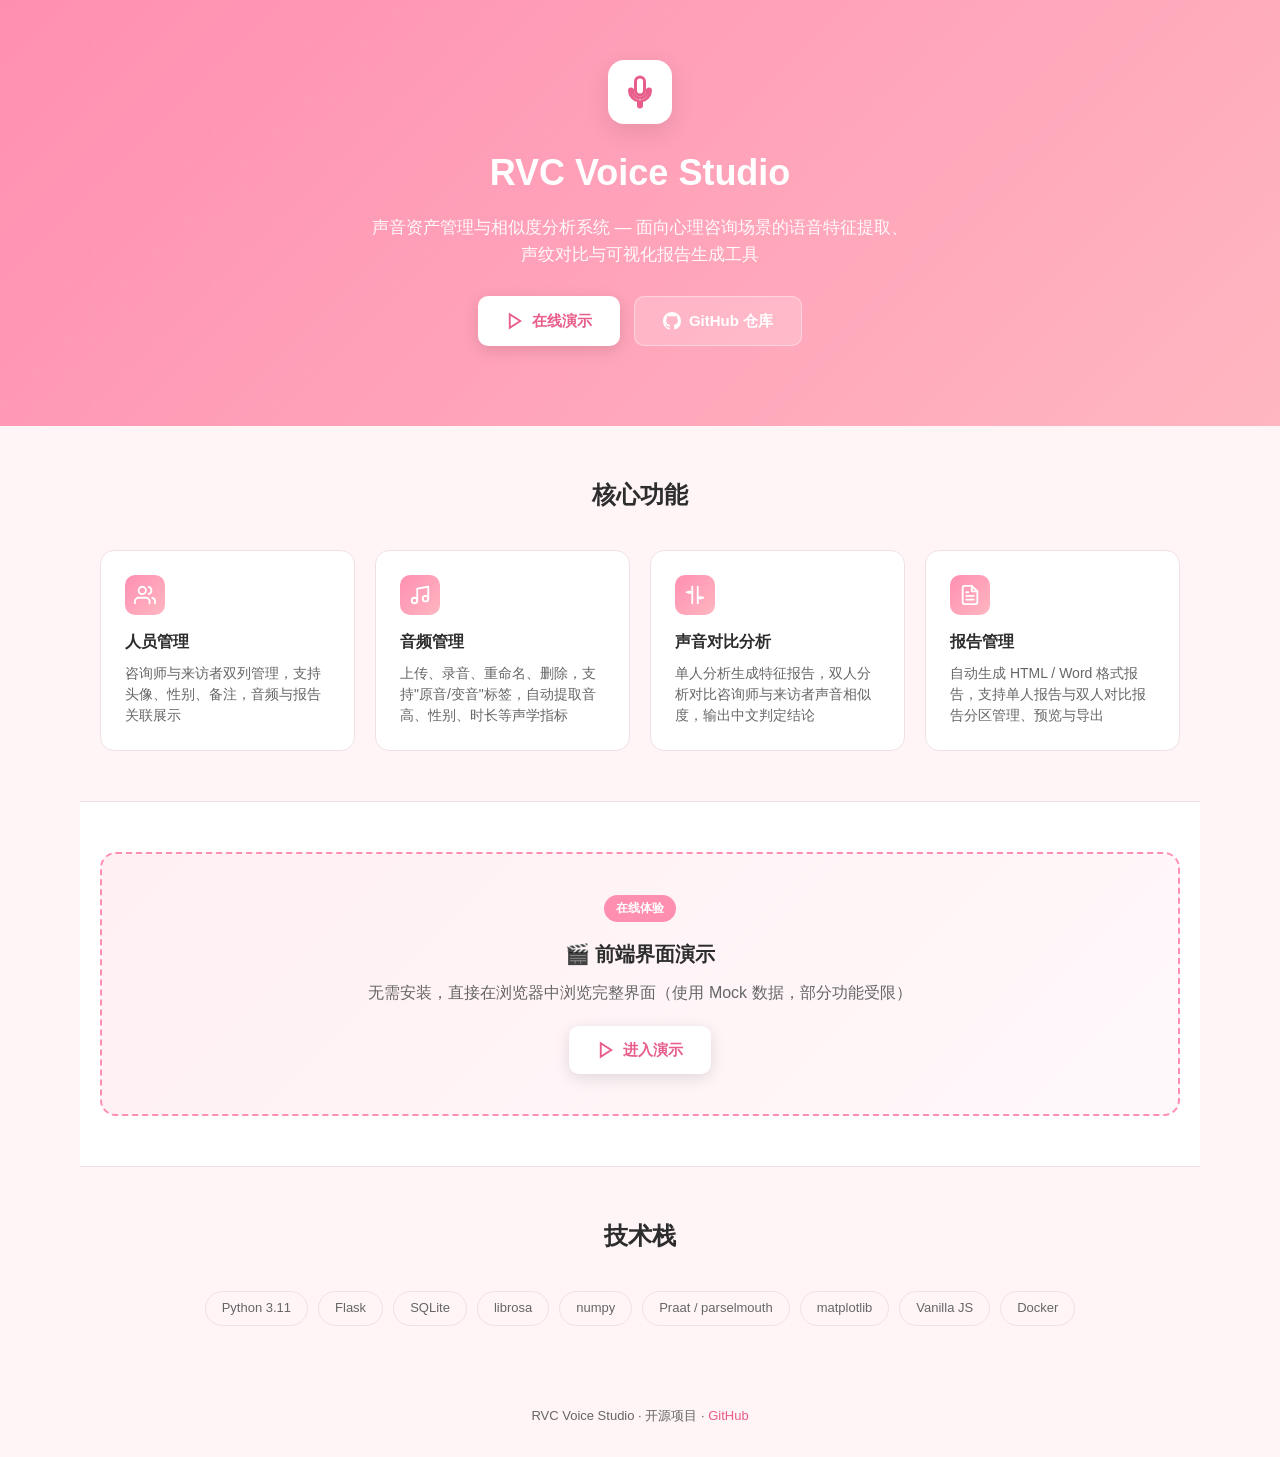
<file: docs/index.html>
<!DOCTYPE html>
<html lang="zh-CN">
<head>
<meta charset="UTF-8">
<meta name="viewport" content="width=device-width, initial-scale=1.0">
<title>RVC Voice Studio — 声音资产管理与相似度分析</title>
<style>
  :root {
    --pink: #FF8FB1;
    --pink-deep: #E85D8A;
    --bg: #FFF5F7;
    --card: #ffffff;
    --text: #2D2D2D;
    --text-light: #666;
    --border: #F0E0E5;
    --green-deep: #4CAF50;
  }
  * { margin: 0; padding: 0; box-sizing: border-box; }
  body {
    font-family: -apple-system, BlinkMacSystemFont, "Segoe UI", Roboto, "Helvetica Neue", Arial, sans-serif;
    background: var(--bg);
    color: var(--text);
    line-height: 1.6;
  }
  a { color: var(--pink-deep); text-decoration: none; }
  a:hover { text-decoration: underline; }

  /* Header */
  .hero {
    background: linear-gradient(135deg, #FF8FB1 0%, #FFB6C1 100%);
    color: white;
    padding: 60px 20px 80px;
    text-align: center;
    position: relative;
    overflow: hidden;
  }
  .hero::before {
    content: "";
    position: absolute;
    top: -50%; left: -50%;
    width: 200%; height: 200%;
    background: radial-gradient(circle, rgba(255,255,255,0.15) 1px, transparent 1px);
    background-size: 30px 30px;
    opacity: 0.3;
  }
  .hero-content { position: relative; z-index: 1; max-width: 700px; margin: 0 auto; }
  .hero-logo {
    width: 64px; height: 64px;
    margin: 0 auto 20px;
    background: white;
    border-radius: 16px;
    display: flex; align-items: center; justify-content: center;
    box-shadow: 0 8px 24px rgba(0,0,0,0.1);
  }
  .hero-logo svg { width: 36px; height: 36px; color: var(--pink-deep); }
  .hero h1 { font-size: 36px; font-weight: 700; margin-bottom: 12px; }
  .hero p { font-size: 17px; opacity: 0.95; margin-bottom: 28px; }
  .hero-btns { display: flex; gap: 14px; justify-content: center; flex-wrap: wrap; }
  .btn {
    display: inline-flex; align-items: center; gap: 8px;
    padding: 12px 28px;
    border-radius: 10px;
    font-size: 15px; font-weight: 600;
    transition: all 0.2s;
    cursor: pointer; border: none;
  }
  .btn-primary {
    background: white; color: var(--pink-deep);
    box-shadow: 0 4px 16px rgba(0,0,0,0.12);
  }
  .btn-primary:hover { transform: translateY(-2px); box-shadow: 0 6px 20px rgba(0,0,0,0.15); text-decoration: none; }
  .btn-secondary {
    background: rgba(255,255,255,0.2); color: white;
    border: 1px solid rgba(255,255,255,0.4);
  }
  .btn-secondary:hover { background: rgba(255,255,255,0.3); text-decoration: none; }

  /* Features */
  .section { max-width: 1120px; margin: 0 auto; padding: 50px 20px; }
  .section-title {
    font-size: 24px; font-weight: 700;
    text-align: center; margin-bottom: 36px;
    color: var(--text);
  }
  .features {
    display: grid;
    grid-template-columns: repeat(4, 1fr);
    gap: 20px;
  }
  .feature-card {
    background: var(--card);
    border-radius: 14px;
    padding: 24px;
    border: 1px solid var(--border);
    transition: transform 0.2s, box-shadow 0.2s;
  }
  .feature-card:hover {
    transform: translateY(-3px);
    box-shadow: 0 8px 24px rgba(255,143,177,0.12);
  }
  .feature-icon {
    width: 40px; height: 40px;
    background: linear-gradient(135deg, #FF8FB1, #FFB6C1);
    border-radius: 10px;
    display: flex; align-items: center; justify-content: center;
    margin-bottom: 14px;
  }
  .feature-icon svg { width: 22px; height: 22px; color: white; }
  .feature-card h3 { font-size: 16px; font-weight: 600; margin-bottom: 8px; }
  .feature-card p { font-size: 14px; color: var(--text-light); line-height: 1.5; }

  /* Demo Section */
  .demo-section {
    background: var(--card);
    border-top: 1px solid var(--border);
    border-bottom: 1px solid var(--border);
  }
  .demo-box {
    background: linear-gradient(135deg, #FFF0F3, #FFF8FA);
    border: 2px dashed var(--pink);
    border-radius: 16px;
    padding: 40px;
    text-align: center;
  }
  .demo-box h3 { font-size: 20px; margin-bottom: 10px; }
  .demo-box p { color: var(--text-light); margin-bottom: 20px; }
  .demo-tag {
    display: inline-block;
    background: var(--pink);
    color: white;
    font-size: 12px; font-weight: 600;
    padding: 4px 12px;
    border-radius: 20px;
    margin-bottom: 16px;
  }

  /* Tech Stack */
  .tech-grid {
    display: flex; flex-wrap: wrap; gap: 10px;
    justify-content: center; margin-top: 20px;
  }
  .tech-tag {
    background: var(--bg);
    border: 1px solid var(--border);
    padding: 6px 16px;
    border-radius: 20px;
    font-size: 13px;
    color: var(--text-light);
  }

  /* Footer */
  .footer {
    text-align: center;
    padding: 30px 20px;
    color: var(--text-light);
    font-size: 13px;
  }

  /* Responsive */
  @media (max-width: 900px) {
    .features { grid-template-columns: repeat(2, 1fr); }
  }
  @media (max-width: 500px) {
    .features { grid-template-columns: 1fr; }
    .hero h1 { font-size: 26px; }
    .hero p { font-size: 15px; }
    .hero-btns { flex-direction: column; align-items: center; }
    .btn { width: 100%; max-width: 260px; justify-content: center; }
  }
</style>
<link rel="icon" href="data:image/svg+xml,%3Csvg xmlns='http://www.w3.org/2000/svg' viewBox='0 0 24 24' fill='%23FF8FB1'%3E%3Cpath d='M12 2a3 3 0 0 0-3 3v6a3 3 0 0 0 6 0V5a3 3 0 0 0-3-3zM5 11a1 1 0 0 1 2 0 5 5 0 0 0 10 0 1 1 0 1 1 2 0 7 7 0 0 1-6 6.92V21a1 1 0 1 1-2 0v-3.08A7 7 0 0 1 5 11z'/%3E%3C/svg%3E">
</head>
<body>

<!-- Hero -->
<section class="hero">
  <div class="hero-content">
    <div class="hero-logo">
      <svg viewBox="0 0 24 24" fill="none" stroke="currentColor" stroke-width="2" stroke-linecap="round" stroke-linejoin="round">
        <path d="M12 2a3 3 0 0 0-3 3v6a3 3 0 0 0 6 0V5a3 3 0 0 0-3-3z"/>
        <path d="M5 11a1 1 0 0 1 2 0 5 5 0 0 0 10 0 1 1 0 1 1 2 0 7 7 0 0 1-6 6.92V21a1 1 0 1 1-2 0v-3.08A7 7 0 0 1 5 11z"/>
      </svg>
    </div>
    <h1>RVC Voice Studio</h1>
    <p>声音资产管理与相似度分析系统 — 面向心理咨询场景的语音特征提取、<br>声纹对比与可视化报告生成工具</p>
    <div class="hero-btns">
      <a href="demo/" class="btn btn-primary">
        <svg width="18" height="18" viewBox="0 0 24 24" fill="none" stroke="currentColor" stroke-width="2.5" stroke-linecap="round">
          <polygon points="5 3 19 12 5 21 5 3"/>
        </svg>
        在线演示
      </a>
      <a href="https://github.com/CochraneK/RVC_factor" class="btn btn-secondary" target="_blank" rel="noopener">
        <svg width="18" height="18" viewBox="0 0 24 24" fill="currentColor">
          <path d="M12 0C5.37 0 0 5.37 0 12c0 5.31 3.435 9.795 8.205 11.385.6.105.825-.255.825-.57 0-.285-.015-1.23-.015-2.235-3.015.555-3.795-.735-4.035-1.41-.135-.345-.72-1.41-1.23-1.695-.42-.225-1.02-.78-.015-.795.945-.015 1.62.87 1.845 1.23 1.08 1.815 2.805 1.305 3.495.99.105-.78.42-1.305.765-1.605-2.67-.3-5.46-1.335-5.46-5.925 0-1.305.465-2.385 1.23-3.225-.12-.3-.54-1.53.12-3.18 0 0 1.005-.315 3.3 1.23.96-.27 1.98-.405 3-.405s2.04.135 3 .405c2.295-1.56 3.3-1.23 3.3-1.23.66 1.65.24 2.88.12 3.18.765.84 1.23 1.905 1.23 3.225 0 4.605-2.805 5.625-5.475 5.925.435.375.81 1.095.81 2.22 0 1.605-.015 2.895-.015 3.3 0 .315.225.69.825.57A12.02 12.02 0 0024 12c0-6.63-5.37-12-12-12z"/>
        </svg>
        GitHub 仓库
      </a>
    </div>
  </div>
</section>

<!-- Features -->
<section class="section">
  <h2 class="section-title">核心功能</h2>
  <div class="features">
    <div class="feature-card">
      <div class="feature-icon">
        <svg viewBox="0 0 24 24" fill="none" stroke="currentColor" stroke-width="2" stroke-linecap="round" stroke-linejoin="round"><path d="M17 21v-2a4 4 0 0 0-4-4H5a4 4 0 0 0-4 4v2"/><circle cx="9" cy="7" r="4"/><path d="M23 21v-2a4 4 0 0 0-3-3.87"/><path d="M16 3.13a4 4 0 0 1 0 7.75"/></svg>
      </div>
      <h3>人员管理</h3>
      <p>咨询师与来访者双列管理，支持头像、性别、备注，音频与报告关联展示</p>
    </div>
    <div class="feature-card">
      <div class="feature-icon">
        <svg viewBox="0 0 24 24" fill="none" stroke="currentColor" stroke-width="2" stroke-linecap="round" stroke-linejoin="round"><path d="M9 18V5l12-2v13"/><circle cx="6" cy="18" r="3"/><circle cx="18" cy="16" r="3"/></svg>
      </div>
      <h3>音频管理</h3>
      <p>上传、录音、重命名、删除，支持"原音/变音"标签，自动提取音高、性别、时长等声学指标</p>
    </div>
    <div class="feature-card">
      <div class="feature-icon">
        <svg viewBox="0 0 24 24" fill="none" stroke="currentColor" stroke-width="2" stroke-linecap="round" stroke-linejoin="round"><path d="M9 3v18"/><path d="M15 3v18"/><path d="M3 9h6"/><path d="M15 15h6"/><circle cx="6" cy="9" r="1"/><circle cx="18" cy="15" r="1"/></svg>
      </div>
      <h3>声音对比分析</h3>
      <p>单人分析生成特征报告，双人分析对比咨询师与来访者声音相似度，输出中文判定结论</p>
    </div>
    <div class="feature-card">
      <div class="feature-icon">
        <svg viewBox="0 0 24 24" fill="none" stroke="currentColor" stroke-width="2" stroke-linecap="round" stroke-linejoin="round"><path d="M14 2H6a2 2 0 0 0-2 2v16a2 2 0 0 0 2 2h12a2 2 0 0 0 2-2V8z"/><polyline points="14 2 14 8 20 8"/><line x1="16" y1="13" x2="8" y2="13"/><line x1="16" y1="17" x2="8" y2="17"/><line x1="10" y1="9" x2="8" y2="9"/></svg>
      </div>
      <h3>报告管理</h3>
      <p>自动生成 HTML / Word 格式报告，支持单人报告与双人对比报告分区管理、预览与导出</p>
    </div>
  </div>
</section>

<!-- Demo Section -->
<section class="section demo-section">
  <div class="demo-box">
    <span class="demo-tag">在线体验</span>
    <h3>🎬 前端界面演示</h3>
    <p>无需安装，直接在浏览器中浏览完整界面（使用 Mock 数据，部分功能受限）</p>
    <a href="demo/" class="btn btn-primary">
      <svg width="18" height="18" viewBox="0 0 24 24" fill="none" stroke="currentColor" stroke-width="2.5" stroke-linecap="round">
        <polygon points="5 3 19 12 5 21 5 3"/>
      </svg>
      进入演示
    </a>
  </div>
</section>

<!-- Tech Stack -->
<section class="section">
  <h2 class="section-title">技术栈</h2>
  <div class="tech-grid">
    <span class="tech-tag">Python 3.11</span>
    <span class="tech-tag">Flask</span>
    <span class="tech-tag">SQLite</span>
    <span class="tech-tag">librosa</span>
    <span class="tech-tag">numpy</span>
    <span class="tech-tag">Praat / parselmouth</span>
    <span class="tech-tag">matplotlib</span>
    <span class="tech-tag">Vanilla JS</span>
    <span class="tech-tag">Docker</span>
  </div>
</section>

<!-- Footer -->
<footer class="footer">
  <p> RVC Voice Studio · 开源项目 · <a href="https://github.com/CochraneK/RVC_factor" target="_blank" rel="noopener">GitHub</a></p>
</footer>

</body>
</html>
</file>
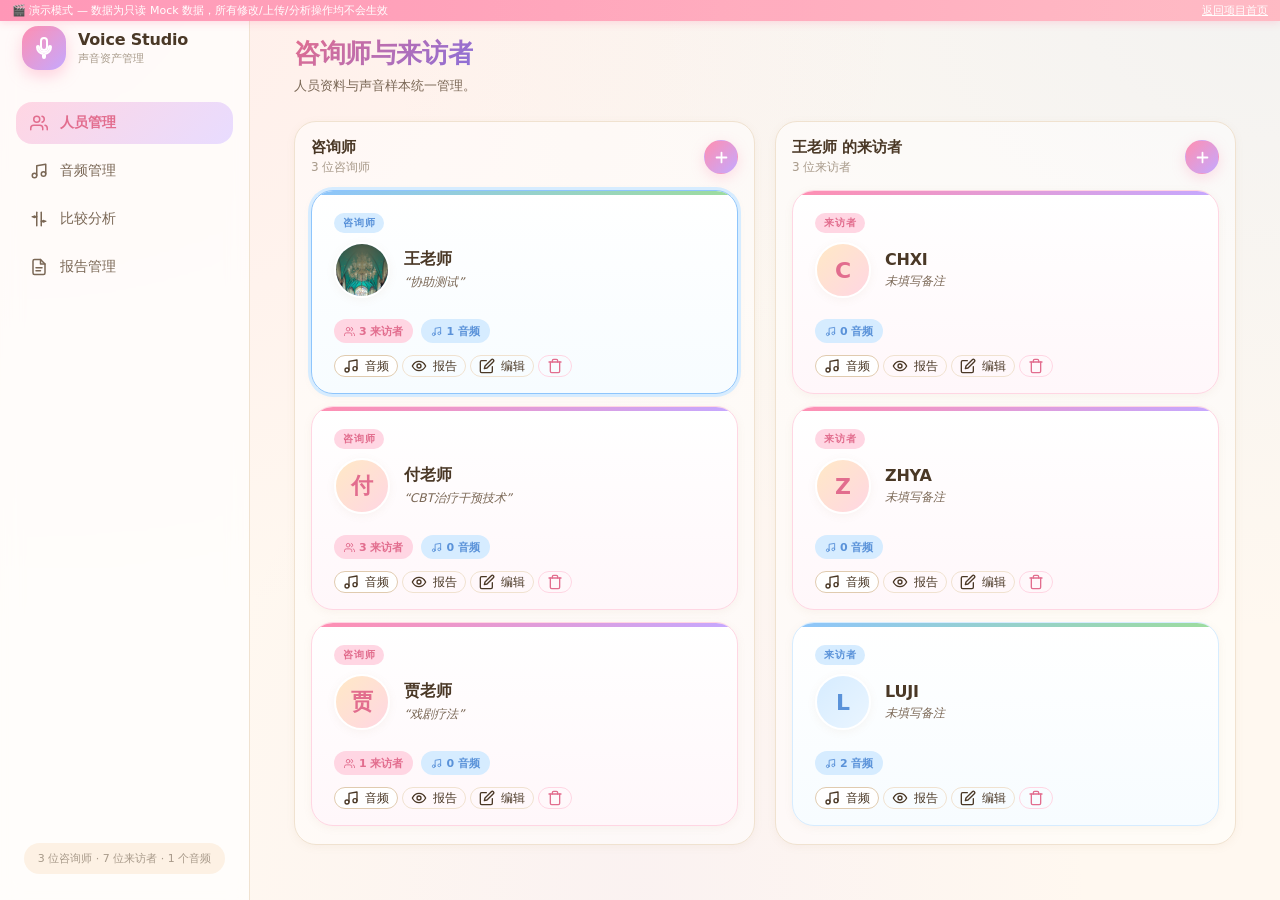
<file: docs/demo/index.html>
<!DOCTYPE html>
<html lang="zh-CN">
<head>
<meta charset="UTF-8">
<meta name="viewport" content="width=device-width, initial-scale=1.0">
<title>RVC Voice Studio · 演示模式</title>
<link rel="stylesheet" href="style.css">
<style>
  .demo-banner {
    position: fixed;
    top: 0; left: 0; right: 0;
    z-index: 9999;
    background: linear-gradient(90deg, #FF8FB1, #FFB6C1);
    color: white;
    font-size: 11px;
    padding: 3px 12px;
    display: flex;
    align-items: center;
    justify-content: space-between;
    box-shadow: 0 2px 8px rgba(255,143,177,0.3);
    opacity: 0.92;
    pointer-events: none;
  }
  .demo-banner span { pointer-events: auto; }
  .demo-banner-link {
    color: white;
    text-decoration: underline;
    font-weight: 500;
    pointer-events: auto;
  }
  .demo-banner-link:hover { opacity: 0.9; }
</style>
<link rel="icon" href="data:image/svg+xml,%3Csvg xmlns='http://www.w3.org/2000/svg' viewBox='0 0 24 24' fill='%23FF8FB1'%3E%3Cpath d='M12 2a3 3 0 0 0-3 3v6a3 3 0 0 0 6 0V5a3 3 0 0 0-3-3zM5 11a1 1 0 0 1 2 0 5 5 0 0 0 10 0 1 1 0 1 1 2 0 7 7 0 0 1-6 6.92V21a1 1 0 1 1-2 0v-3.08A7 7 0 0 1 5 11z'/%3E%3C/svg%3E">
</head>
<body>
<div id="app">
  <!-- ==================== Sidebar ==================== -->
  <aside class="sidebar">
    <div class="brand">
      <div class="brand-logo">
        <svg viewBox="0 0 24 24" fill="none" stroke="currentColor" stroke-width="2" stroke-linecap="round" stroke-linejoin="round">
          <path d="M12 2a3 3 0 0 0-3 3v6a3 3 0 0 0 6 0V5a3 3 0 0 0-3-3z"/>
          <path d="M5 11a1 1 0 0 1 2 0 5 5 0 0 0 10 0 1 1 0 1 1 2 0 7 7 0 0 1-6 6.92V21a1 1 0 1 1-2 0v-3.08A7 7 0 0 1 5 11z"/>
        </svg>
      </div>
      <div>
        <div class="brand-name">Voice Studio</div>
        <div class="brand-sub">声音资产管理</div>
      </div>
    </div>

    <nav class="nav">
      <button class="nav-item active" data-view="people">
        <svg class="nav-ico" viewBox="0 0 24 24" fill="none" stroke="currentColor" stroke-width="2" stroke-linecap="round" stroke-linejoin="round">
          <path d="M17 21v-2a4 4 0 0 0-4-4H5a4 4 0 0 0-4 4v2"/>
          <circle cx="9" cy="7" r="4"/>
          <path d="M23 21v-2a4 4 0 0 0-3-3.87"/>
          <path d="M16 3.13a4 4 0 0 1 0 7.75"/>
        </svg>
        人员管理
      </button>
      <button class="nav-item" data-view="audio">
        <svg class="nav-ico" viewBox="0 0 24 24" fill="none" stroke="currentColor" stroke-width="2" stroke-linecap="round" stroke-linejoin="round">
          <path d="M9 18V5l12-2v13"/>
          <circle cx="6" cy="18" r="3"/>
          <circle cx="18" cy="16" r="3"/>
        </svg>
        音频管理
      </button>
      <button class="nav-item" data-view="compare">
        <svg class="nav-ico" viewBox="0 0 24 24" fill="none" stroke="currentColor" stroke-width="2" stroke-linecap="round" stroke-linejoin="round">
          <path d="M9 3v18"/>
          <path d="M15 3v18"/>
          <path d="M3 9h6"/>
          <path d="M15 15h6"/>
          <circle cx="6" cy="9" r="1"/>
          <circle cx="18" cy="15" r="1"/>
        </svg>
        比较分析
      </button>
      <button class="nav-item" data-view="reports">
        <svg class="nav-ico" viewBox="0 0 24 24" fill="none" stroke="currentColor" stroke-width="2" stroke-linecap="round" stroke-linejoin="round">
          <path d="M14 2H6a2 2 0 0 0-2 2v16a2 2 0 0 0 2 2h12a2 2 0 0 0 2-2V8z"/>
          <path d="M14 2v6h6"/>
          <path d="M8 13h8M8 17h6"/>
        </svg>
        报告管理
      </button>
    </nav>

    <div class="sidebar-foot">
      <div id="dbStats" class="db-stats">—</div>
    </div>
  </aside>

  <!-- ==================== Main ==================== -->
  <main class="main">
    <!-- ==================== View: People ==================== -->
    <section id="view-people" class="view active">
      <header class="page-head">
        <h1>咨询师与来访者</h1>
      </header>
      <p class="page-sub">人员资料与声音样本统一管理。</p>

      <div class="people-layout">
        <section class="people-panel">
          <div class="panel-head">
            <div>
              <div class="panel-title">咨询师</div>
              <div class="panel-sub" id="counselorPanelSub">—</div>
            </div>
            <button class="icon-btn primary" id="btnAddCounselor" title="新增咨询师" aria-label="新增咨询师">
              <svg viewBox="0 0 24 24" fill="none" stroke="currentColor" stroke-width="2.5" stroke-linecap="round">
                <path d="M12 5v14M5 12h14"/>
              </svg>
            </button>
          </div>
          <div id="counselorGrid" class="counselor-grid"></div>
        </section>
        <section class="people-panel">
          <div class="panel-head">
            <div>
              <div class="panel-title" id="clientPanelTitle">来访者</div>
              <div class="panel-sub" id="clientPanelSub">来访者列表</div>
            </div>
            <button class="icon-btn primary" id="btnAddClientForSelected" title="新增来访者" aria-label="新增来访者" disabled>
              <svg viewBox="0 0 24 24" fill="none" stroke="currentColor" stroke-width="2.5" stroke-linecap="round">
                <path d="M12 5v14M5 12h14"/>
              </svg>
            </button>
          </div>
          <div id="clientPanel" class="client-panel-list"></div>
        </section>
      </div>
    </section>

    <!-- ==================== View: Audio ==================== -->
    <section id="view-audio" class="view">
      <header class="page-head">
        <h1 id="audioTitle">音频管理</h1>
        <div class="page-actions">
          <button class="btn btn-ghost" id="btnBackAudio">
            <svg viewBox="0 0 24 24" fill="none" stroke="currentColor" stroke-width="2" stroke-linecap="round">
              <path d="M19 12H5M12 19l-7-7 7-7"/>
            </svg>
            返回
          </button>
        </div>
      </header>
      <div id="audioContext" class="audio-context"></div>
      <div id="audioList" class="audio-list"></div>
    </section>

    <!-- ==================== View: Compare ==================== -->
    <section id="view-compare" class="view">
      <header class="page-head">
        <h1>声音分析</h1>
      </header>
      <p class="page-sub">单人分析查看一段声音的特征，双人分析比较咨询师与来访者的声音相似度。</p>

      <div class="analysis-tabs" role="tablist">
        <button class="analysis-tab" id="tabSingleAnalysis" data-analysis-mode="single" type="button">单人分析</button>
        <button class="analysis-tab active" id="tabPairAnalysis" data-analysis-mode="pair" type="button">双人分析</button>
      </div>

      <div id="singleAnalysisPanel" class="analysis-panel hidden">
        <div class="compare-setup single-setup">
          <div class="field">
            <label>人员类型</label>
            <select id="singlePersonType">
              <option value="counselor">咨询师</option>
              <option value="client">来访者</option>
            </select>
          </div>
          <div class="field">
            <label>选择人员</label>
            <select id="singlePerson"><option value="">— 选择 —</option></select>
          </div>
          <div class="field">
            <label>选择音频</label>
            <select id="singleAudio"><option value="">— 选择 —</option></select>
          </div>
          <div class="compare-actions">
            <button class="btn" id="btnSingleReport" type="button" disabled>
              <svg viewBox="0 0 24 24" fill="none" stroke="currentColor" stroke-width="2" stroke-linecap="round" stroke-linejoin="round">
                <path d="M2 12s3.5-7 10-7 10 7 10 7-3.5 7-10 7-10-7-10-7z"/>
                <circle cx="12" cy="12" r="3"/>
              </svg>
              查看报告
            </button>
            <button class="btn btn-primary" id="btnRunSingleAnalysis" type="button">
              <svg viewBox="0 0 24 24" fill="none" stroke="currentColor" stroke-width="2.5" stroke-linecap="round">
                <polygon points="5 3 19 12 5 21 5 3"/>
              </svg>
              开始分析
            </button>
          </div>
        </div>
      </div>

      <div id="pairAnalysisPanel" class="analysis-panel">
        <div class="compare-setup">
          <div class="compare-col counselor-side">
            <div class="compare-col-title">
              <svg width="14" height="14" viewBox="0 0 24 24" fill="none" stroke="currentColor" stroke-width="2"><circle cx="9" cy="7" r="4"/><path d="M17 21v-2a4 4 0 0 0-4-4H5a4 4 0 0 0-4 4v2"/></svg>
              咨询师
            </div>
            <div class="field">
              <label>选择咨询师</label>
              <select id="cmpCounselor"><option value="">— 选择 —</option></select>
            </div>
            <div class="field">
              <label>咨询师音频</label>
              <select id="cmpCounselorAudio"><option value="">— 选择 —</option></select>
            </div>
          </div>
          <div class="compare-col client-side">
            <div class="compare-col-title">
              <svg width="14" height="14" viewBox="0 0 24 24" fill="none" stroke="currentColor" stroke-width="2"><circle cx="12" cy="8" r="4"/><path d="M20 21v-2a4 4 0 0 0-4-4H8a4 4 0 0 0-4 4v2"/></svg>
              来访者
            </div>
            <div class="field">
              <label>选择来访者</label>
              <select id="cmpClient"><option value="">— 选择 —</option></select>
            </div>
            <div class="field">
              <label>来访者音频</label>
              <select id="cmpClientAudio"><option value="">— 选择 —</option></select>
            </div>
          </div>
          <div class="compare-actions">
            <button class="btn" id="btnDownloadReport" disabled>
              <svg viewBox="0 0 24 24" fill="none" stroke="currentColor" stroke-width="2" stroke-linecap="round" stroke-linejoin="round">
                <path d="M2 12s3.5-7 10-7 10 7 10 7-3.5 7-10 7-10-7-10-7z"/>
                <circle cx="12" cy="12" r="3"/>
              </svg>
              查看报告
            </button>
            <button class="btn btn-primary" id="btnRunCompare">
              <svg viewBox="0 0 24 24" fill="none" stroke="currentColor" stroke-width="2.5" stroke-linecap="round">
                <polygon points="5 3 19 12 5 21 5 3"/>
              </svg>
              开始分析
            </button>
          </div>
        </div>
      </div>

      <div id="compareResult" class="compare-result"></div>
    </section>

    <!-- ==================== View: Reports ==================== -->
    <section id="view-reports" class="view">
      <header class="page-head">
        <h1>报告管理</h1>
      </header>
      <p class="page-sub">已生成的 HTML 报告，按单人报告和双人报告分区管理。</p>
      <div class="report-sections">
        <section class="report-section">
          <div class="report-section-head">
            <div>
              <h2>单人报告</h2>
              <p>单个咨询师或来访者的声音资料报告。</p>
            </div>
          </div>
          <div id="singleReportList" class="report-list"></div>
        </section>
        <section class="report-section">
          <div class="report-section-head">
            <div>
              <h2>双人报告</h2>
              <p>咨询师 vs 来访者的声音对比报告。</p>
            </div>
          </div>
          <div id="pairReportList" class="report-list"></div>
        </section>
      </div>
    </section>
  </main>
</div>

<!-- ==================== Modal ==================== -->
<div id="modalMask" class="modal-mask hidden">
  <div class="modal">
    <div class="modal-head">
      <span id="modalTitle">标题</span>
      <button class="modal-close" id="modalClose" aria-label="关闭">
        <svg width="14" height="14" viewBox="0 0 24 24" fill="none" stroke="currentColor" stroke-width="2.5" stroke-linecap="round">
          <path d="M18 6L6 18M6 6l12 12"/>
        </svg>
      </button>
    </div>
    <div class="modal-body" id="modalBody"></div>
  </div>
</div>

<div id="toast" class="toast hidden"></div>

<!-- Load mock adapter FIRST so api() is mocked before app.js runs -->
<script src="mock-adapter.js?v=7"></script>
<script src="app.js?v=20260722-audio-metrics-row"></script>
</body>
</html>
</file>
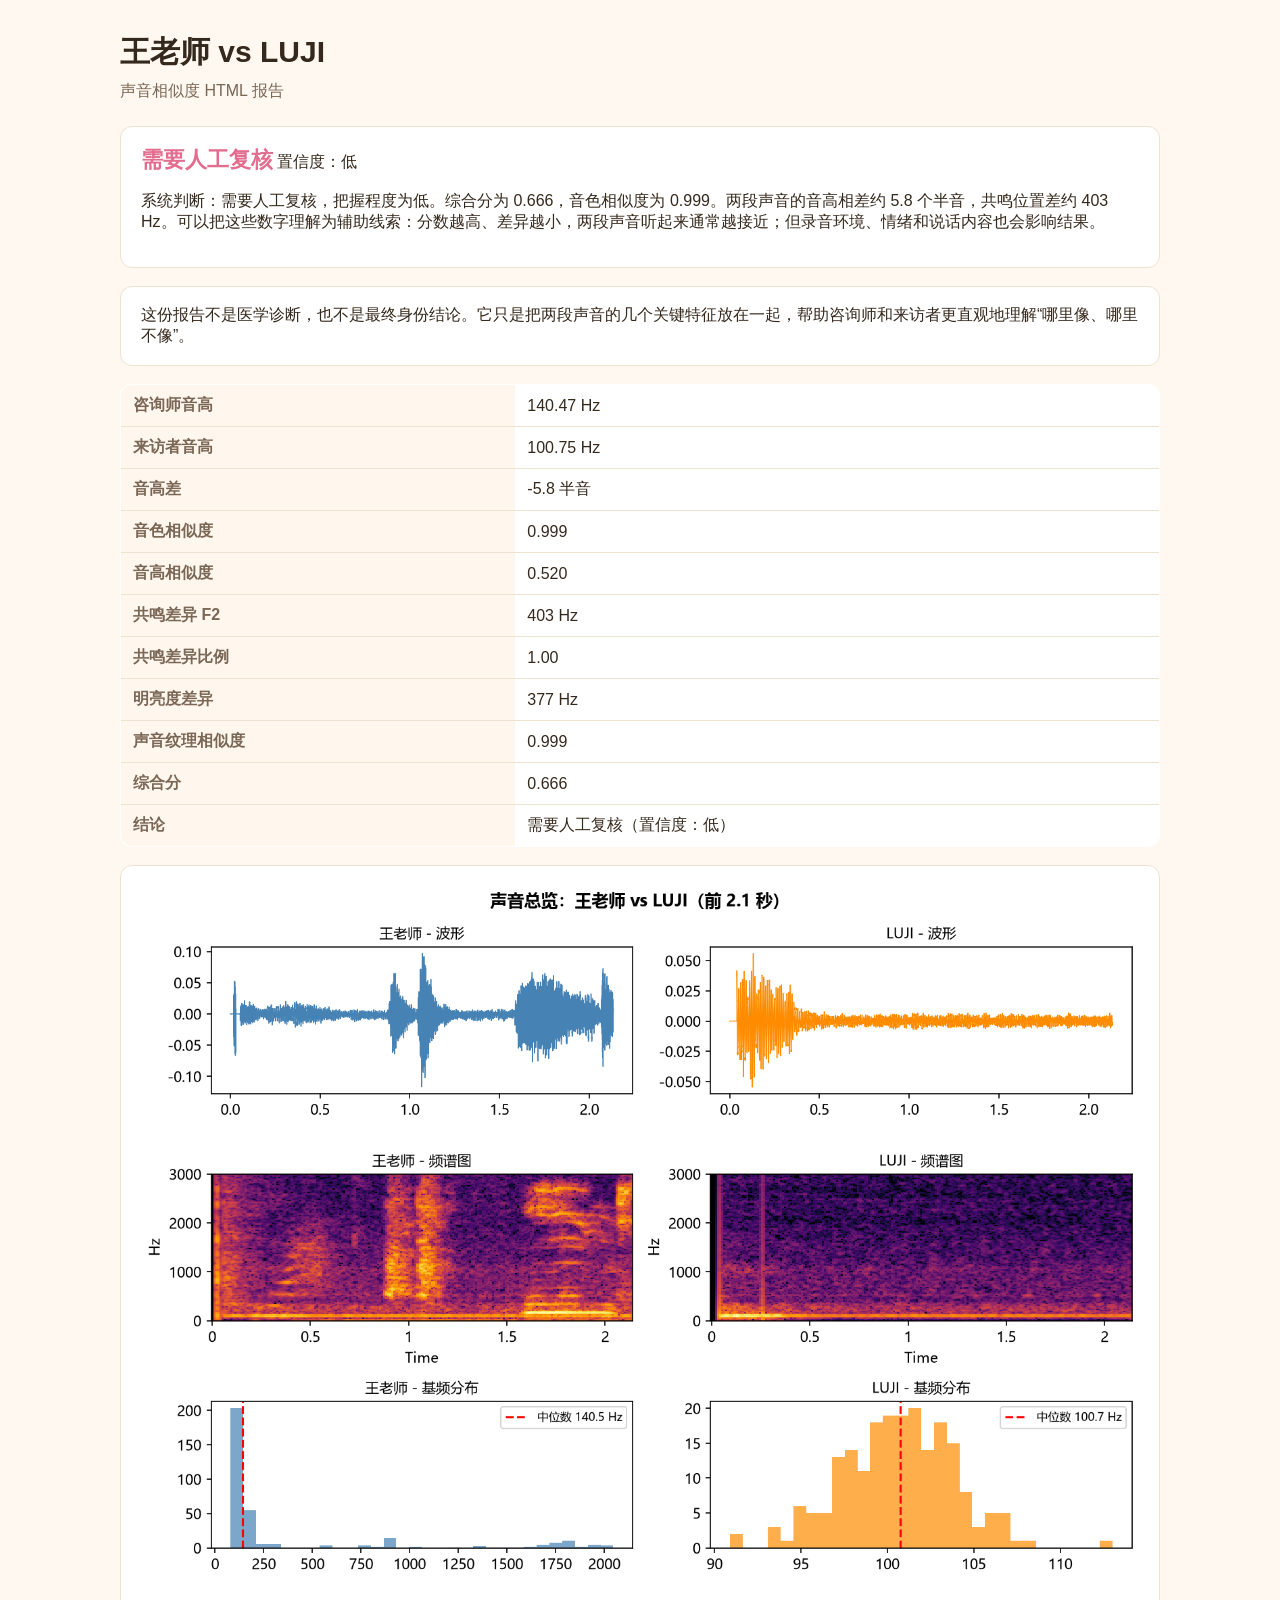
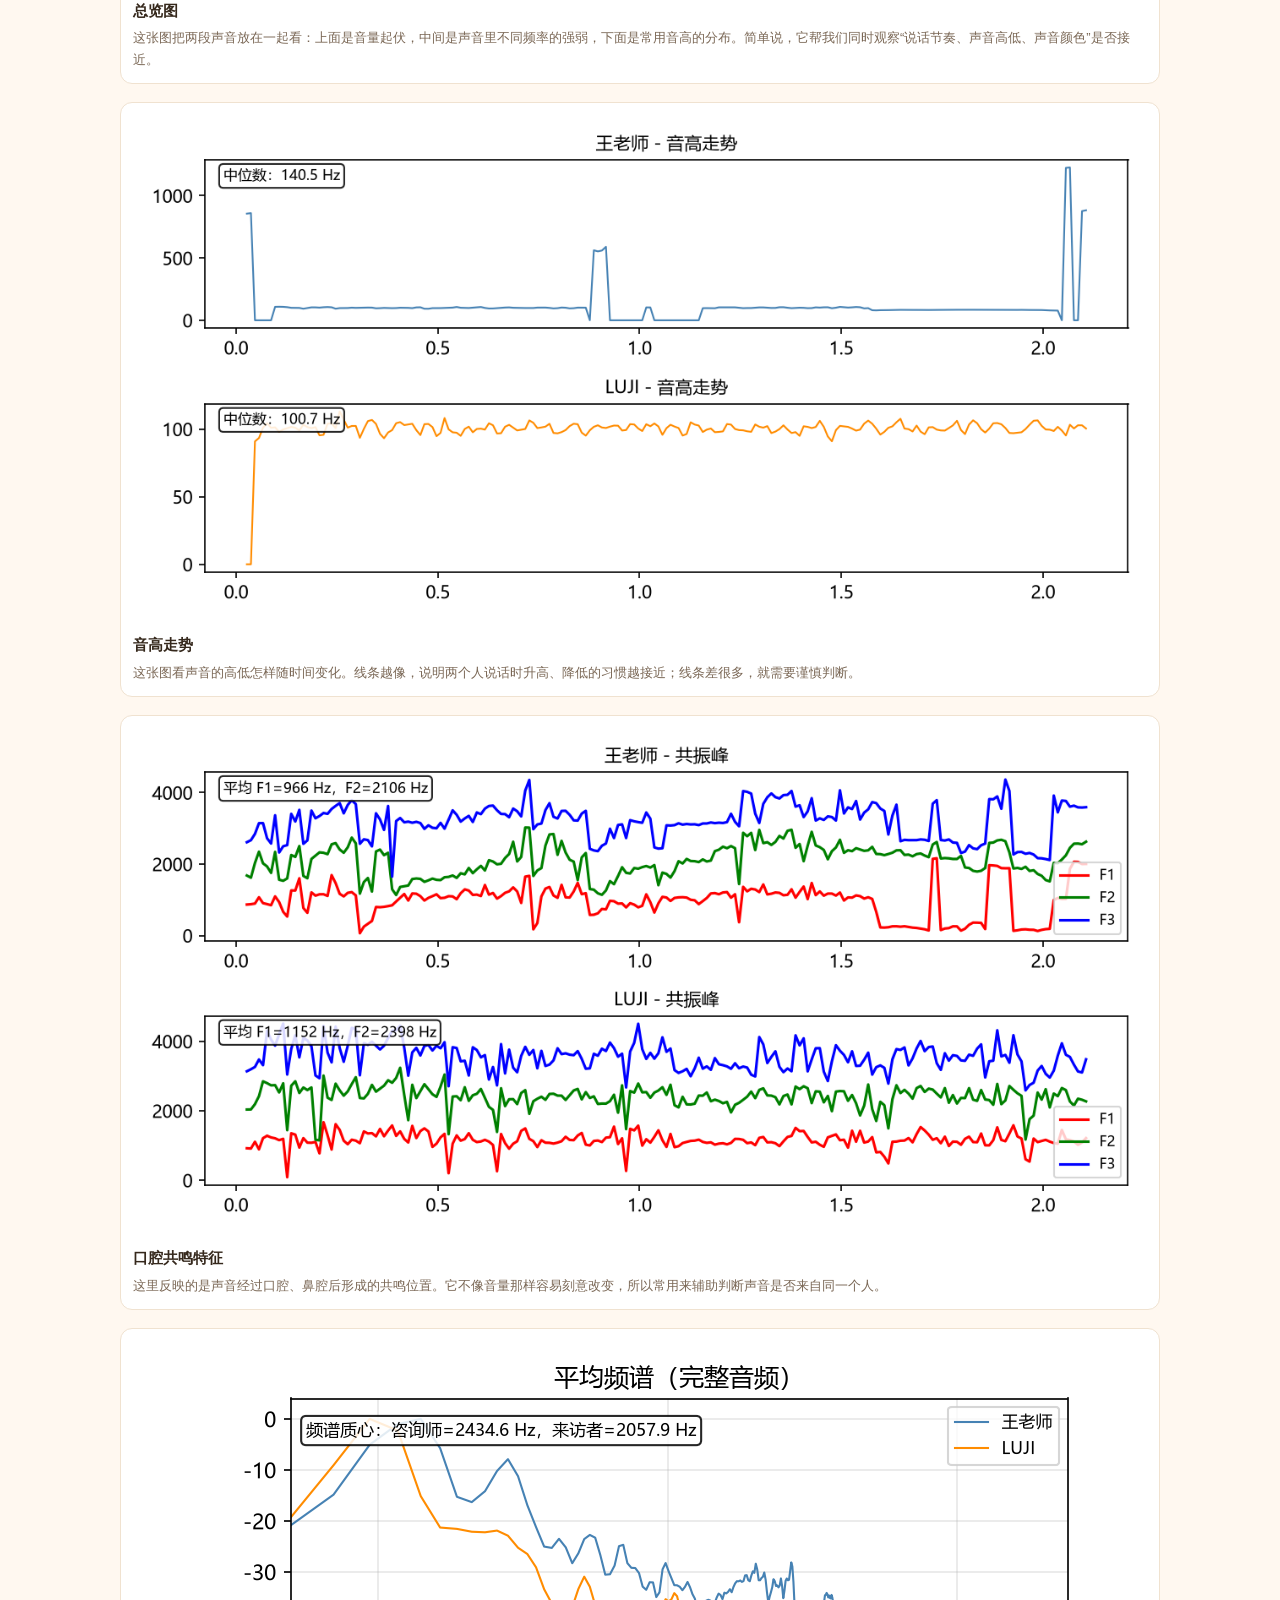
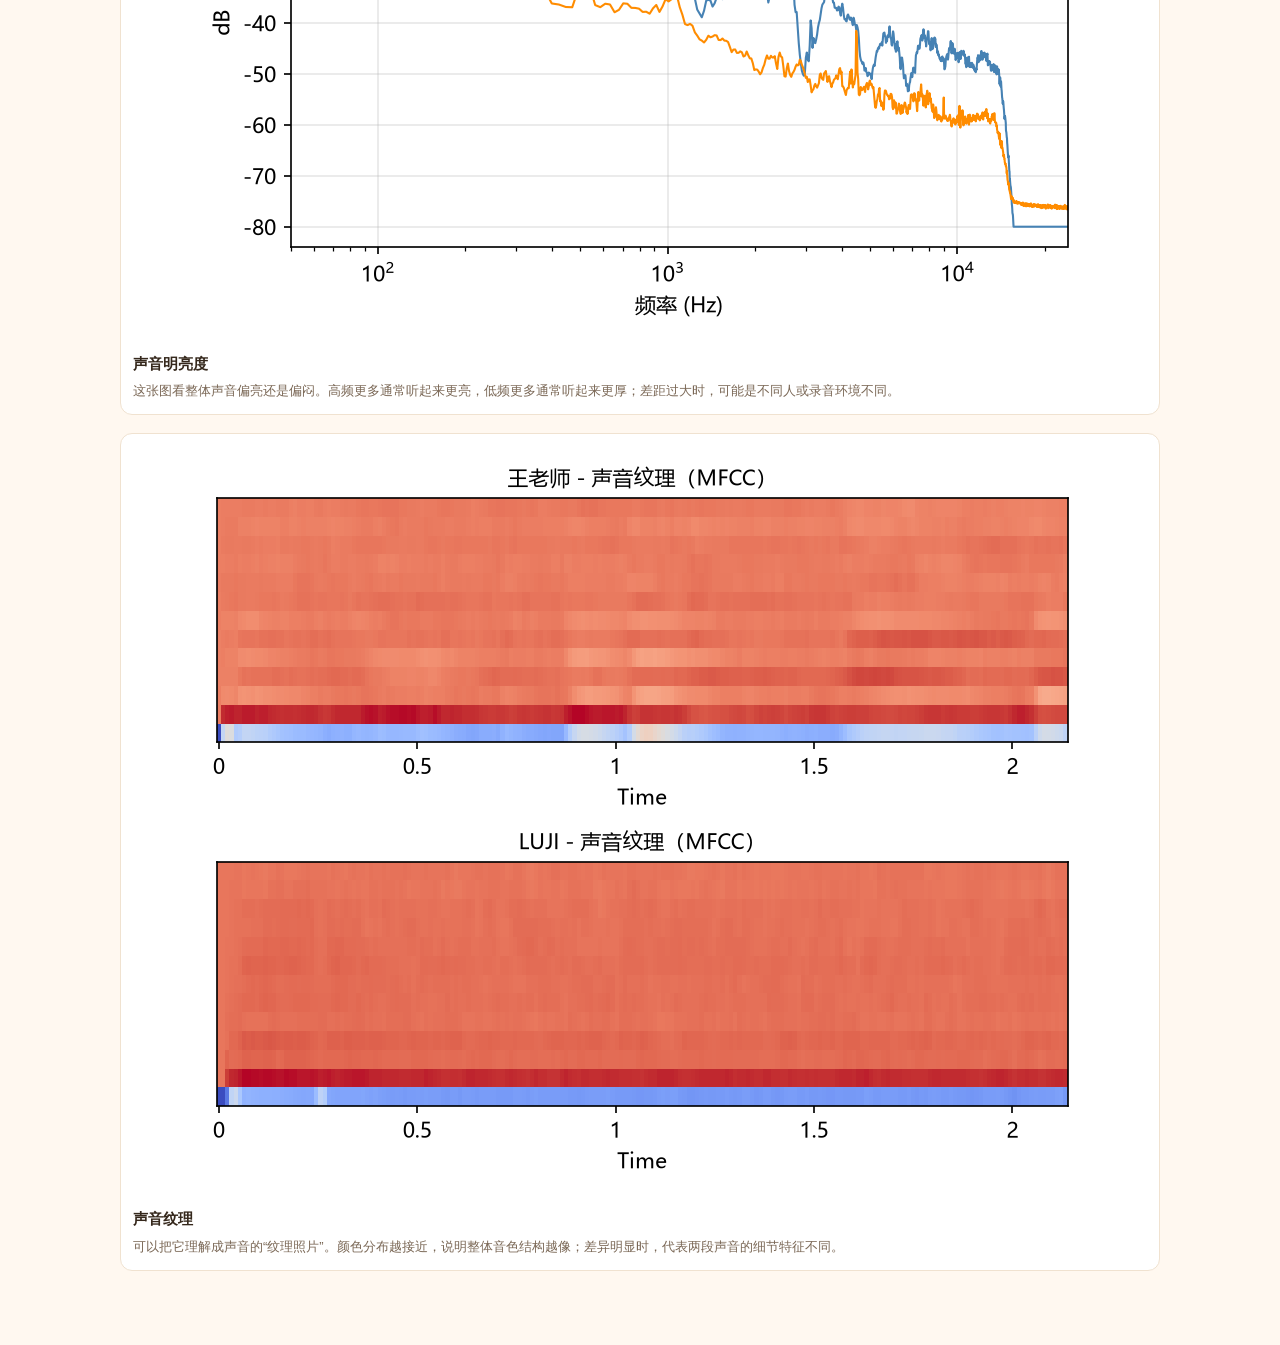
<file: docs/demo/reports/report_王老师_LUJI_20260722_162735.html>
<!doctype html>
<html lang="zh-CN">
<head>
<meta charset="utf-8">
<meta name="viewport" content="width=device-width, initial-scale=1">
<title>王老师 vs LUJI（原音） 声音相似度报告</title>
<style>
body { margin:0; font-family: "Microsoft YaHei", "PingFang SC", "Segoe UI", sans-serif; background:#fff8f0; color:#35281c; }
main { max-width: 1040px; margin: 0 auto; padding: 32px 24px 56px; }
h1 { margin:0 0 8px; font-size: 30px; }
.sub { color:#7a6755; margin-bottom:24px; }
.verdict,.plain-note { padding:18px 20px; border-radius:12px; background:#fff; border:1px solid #f0e2d0; margin-bottom:18px; }
.verdict b { font-size:22px; color:#e26d8e; }
table { width:100%; border-collapse:collapse; background:#fff; border:1px solid #f0e2d0; border-radius:12px; overflow:hidden; margin:18px 0; }
th,td { padding:10px 12px; border-bottom:1px solid #f0e2d0; text-align:left; }
th { width:38%; color:#7a6755; background:#fff6ee; }
figure { background:#fff; border:1px solid #f0e2d0; border-radius:12px; padding:12px; margin:18px 0; }
img { max-width:100%; display:block; margin:auto; }
figcaption { color:#7a6755; font-size:13px; margin-top:10px; line-height:1.7; }
figcaption b { display:block; color:#35281c; font-size:15px; margin-bottom:4px; }
figcaption span { display:block; }
</style>
</head>
<body>
<main>
<h1>王老师 vs LUJI</h1>
<div class="sub">声音相似度 HTML 报告</div>
<section class="verdict"><b>需要人工复核</b> <span>置信度：低</span><p>系统判断：需要人工复核，把握程度为低。综合分为 0.666，音色相似度为 0.999。两段声音的音高相差约 5.8 个半音，共鸣位置差约 403 Hz。可以把这些数字理解为辅助线索：分数越高、差异越小，两段声音听起来通常越接近；但录音环境、情绪和说话内容也会影响结果。</p></section>
<section class="plain-note">这份报告不是医学诊断，也不是最终身份结论。它只是把两段声音的几个关键特征放在一起，帮助咨询师和来访者更直观地理解“哪里像、哪里不像”。</section>
<table><tr><th>咨询师音高</th><td>140.47 Hz</td></tr>
<tr><th>来访者音高</th><td>100.75 Hz</td></tr>
<tr><th>音高差</th><td>-5.8 半音</td></tr>
<tr><th>音色相似度</th><td>0.999</td></tr>
<tr><th>音高相似度</th><td>0.520</td></tr>
<tr><th>共鸣差异 F2</th><td>403 Hz</td></tr>
<tr><th>共鸣差异比例</th><td>1.00</td></tr>
<tr><th>明亮度差异</th><td>377 Hz</td></tr>
<tr><th>声音纹理相似度</th><td>0.999</td></tr>
<tr><th>综合分</th><td>0.666</td></tr>
<tr><th>结论</th><td>需要人工复核（置信度：低）</td></tr></table>
<figure><img src="../picture/王老师_LUJI_latest/overview.png" alt="总览图"><figcaption><b>总览图</b><span>这张图把两段声音放在一起看：上面是音量起伏，中间是声音里不同频率的强弱，下面是常用音高的分布。简单说，它帮我们同时观察“说话节奏、声音高低、声音颜色”是否接近。</span></figcaption></figure>
<figure><img src="../picture/王老师_LUJI_latest/f0_contours.png" alt="音高走势"><figcaption><b>音高走势</b><span>这张图看声音的高低怎样随时间变化。线条越像，说明两个人说话时升高、降低的习惯越接近；线条差很多，就需要谨慎判断。</span></figcaption></figure>
<figure><img src="../picture/王老师_LUJI_latest/formants.png" alt="口腔共鸣特征"><figcaption><b>口腔共鸣特征</b><span>这里反映的是声音经过口腔、鼻腔后形成的共鸣位置。它不像音量那样容易刻意改变，所以常用来辅助判断声音是否来自同一个人。</span></figcaption></figure>
<figure><img src="../picture/王老师_LUJI_latest/avg_spectrum.png" alt="声音明亮度"><figcaption><b>声音明亮度</b><span>这张图看整体声音偏亮还是偏闷。高频更多通常听起来更亮，低频更多通常听起来更厚；差距过大时，可能是不同人或录音环境不同。</span></figcaption></figure>
<figure><img src="../picture/王老师_LUJI_latest/mfcc.png" alt="声音纹理"><figcaption><b>声音纹理</b><span>可以把它理解成声音的“纹理照片”。颜色分布越接近，说明整体音色结构越像；差异明显时，代表两段声音的细节特征不同。</span></figcaption></figure>
</main>
</body>
</html>
</file>
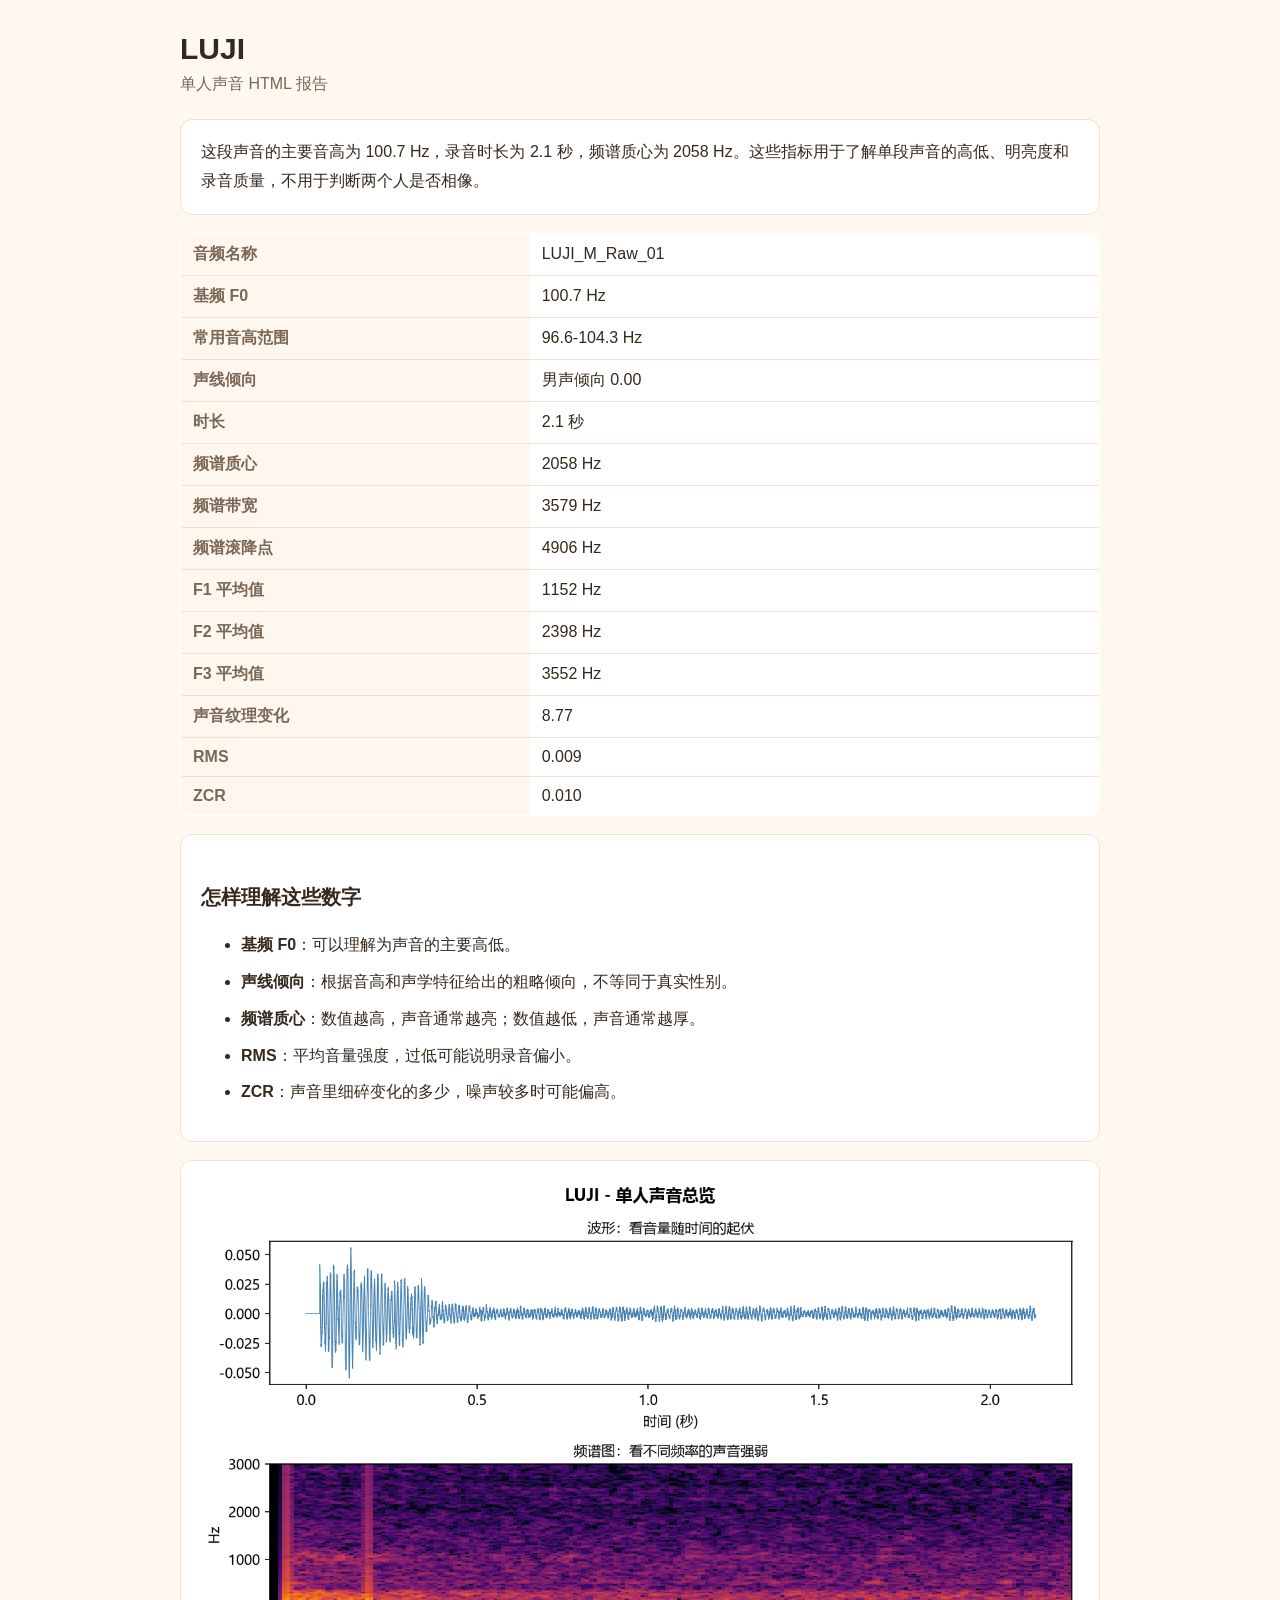
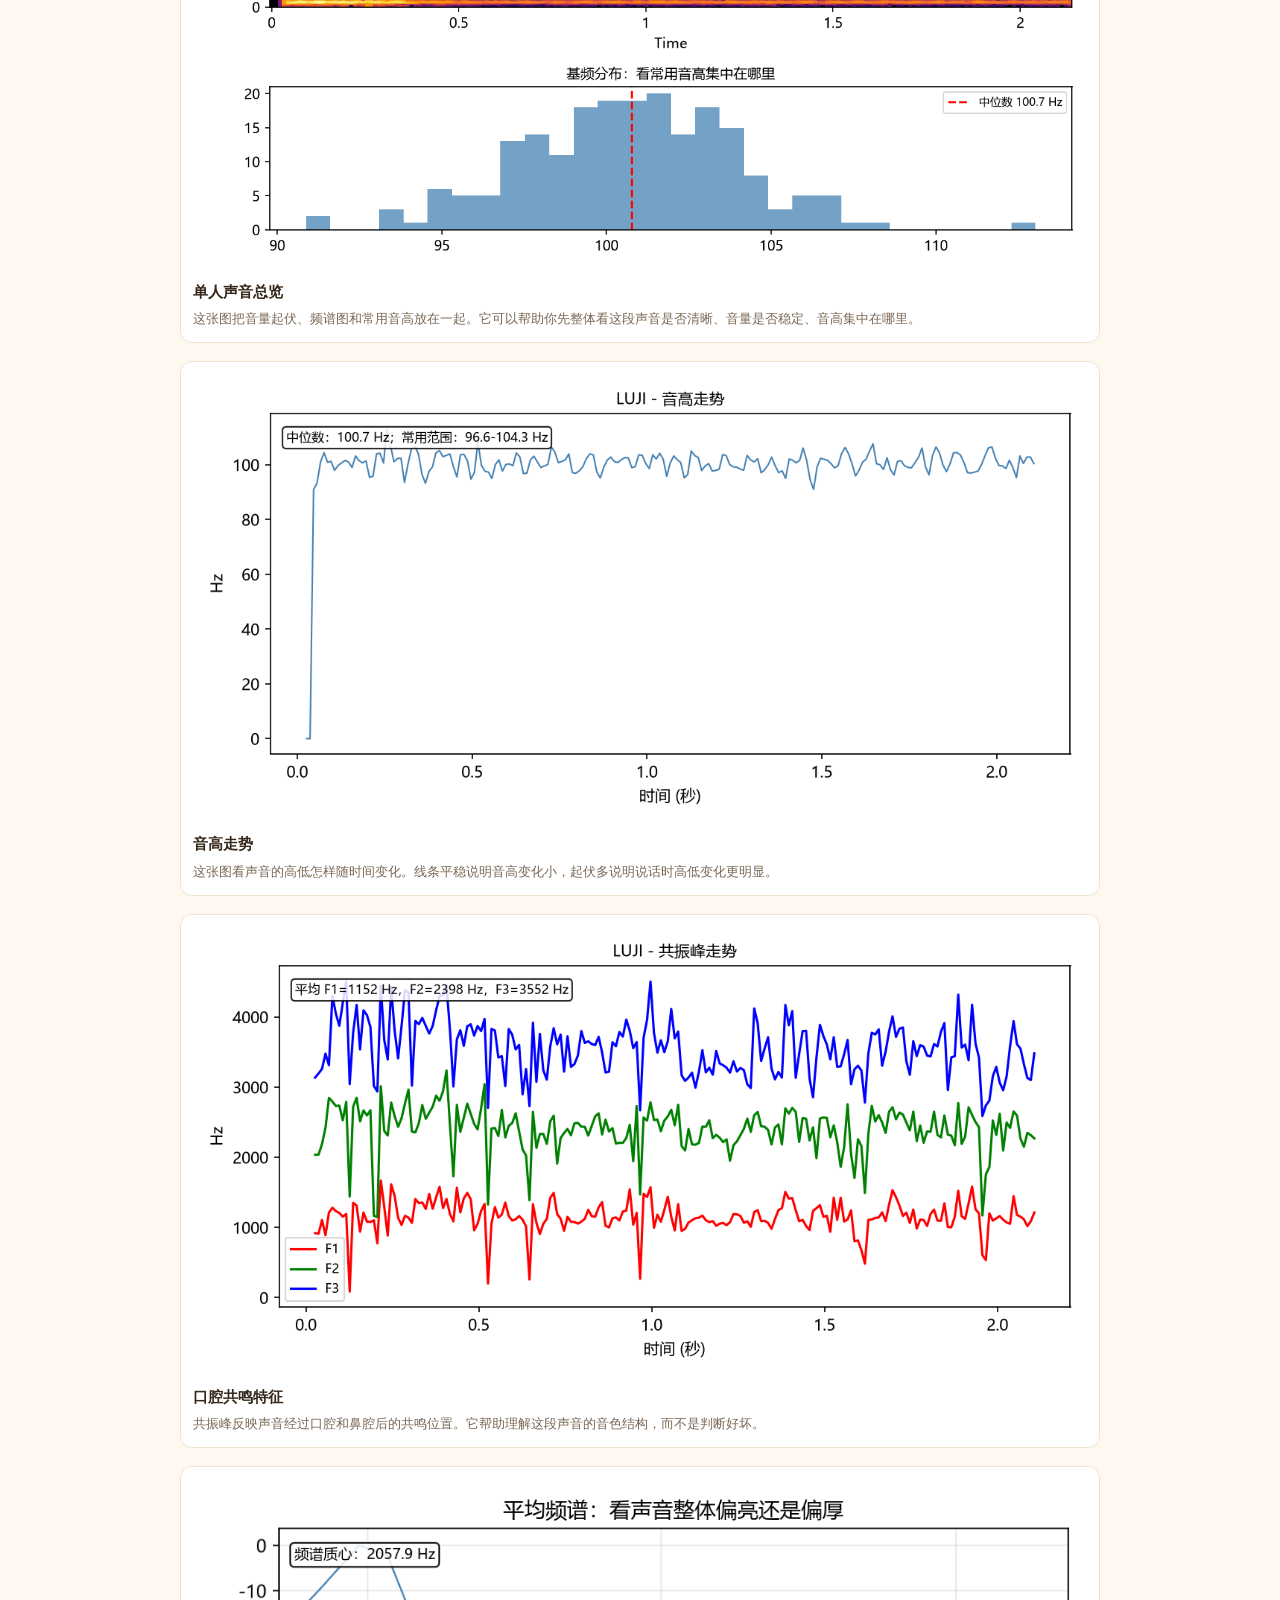
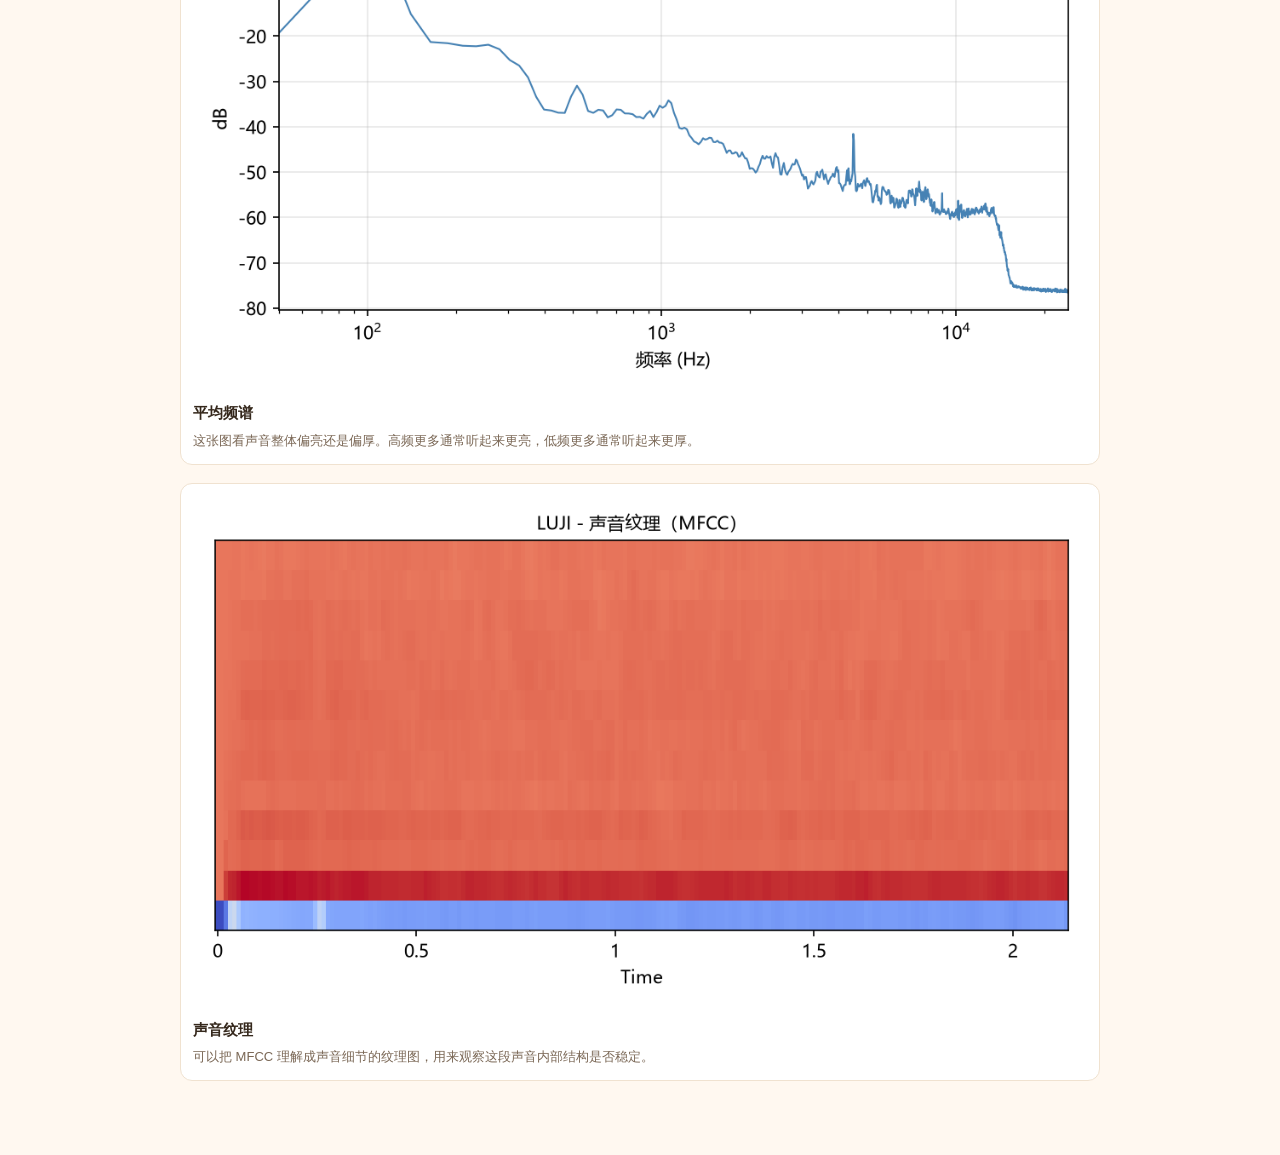
<file: docs/demo/reports/single_report_LUJI_30.html>
<!doctype html>
<html lang="zh-CN">
<head>
<meta charset="utf-8">
<meta name="viewport" content="width=device-width, initial-scale=1">
<title>LUJI 单人声音报告</title>
<style>
body { margin:0; font-family:"Microsoft YaHei","PingFang SC","Segoe UI",sans-serif; background:#fff8f0; color:#35281c; }
main { max-width:920px; margin:0 auto; padding:32px 24px 56px; }
h1 { margin:0 0 8px; font-size:30px; }
.sub { color:#7a6755; margin-bottom:24px; }
.summary,.plain-note { padding:18px 20px; border-radius:12px; background:#fff; border:1px solid #f0e2d0; margin-bottom:18px; line-height:1.8; }
table { width:100%; border-collapse:collapse; background:#fff; border:1px solid #f0e2d0; border-radius:12px; overflow:hidden; margin:18px 0; }
th,td { padding:10px 12px; border-bottom:1px solid #f0e2d0; text-align:left; }
th { width:38%; color:#7a6755; background:#fff6ee; }
h2 { margin-top:26px; font-size:20px; }
li { margin:8px 0; line-height:1.8; }
figure { background:#fff; border:1px solid #f0e2d0; border-radius:12px; padding:12px; margin:18px 0; }
img { max-width:100%; display:block; margin:auto; }
figcaption { color:#7a6755; font-size:13px; margin-top:10px; line-height:1.7; }
figcaption b { display:block; color:#35281c; font-size:15px; margin-bottom:4px; }
figcaption span { display:block; }
</style>
</head>
<body>
<main>
<h1>LUJI</h1>
<div class="sub">单人声音 HTML 报告</div>
<section class="summary">这段声音的主要音高为 100.7 Hz，录音时长为 2.1 秒，频谱质心为 2058 Hz。这些指标用于了解单段声音的高低、明亮度和录音质量，不用于判断两个人是否相像。</section>
<table><tr><th>音频名称</th><td>LUJI_M_Raw_01</td></tr>
<tr><th>基频 F0</th><td>100.7 Hz</td></tr>
<tr><th>常用音高范围</th><td>96.6-104.3 Hz</td></tr>
<tr><th>声线倾向</th><td>男声倾向 0.00</td></tr>
<tr><th>时长</th><td>2.1 秒</td></tr>
<tr><th>频谱质心</th><td>2058 Hz</td></tr>
<tr><th>频谱带宽</th><td>3579 Hz</td></tr>
<tr><th>频谱滚降点</th><td>4906 Hz</td></tr>
<tr><th>F1 平均值</th><td>1152 Hz</td></tr>
<tr><th>F2 平均值</th><td>2398 Hz</td></tr>
<tr><th>F3 平均值</th><td>3552 Hz</td></tr>
<tr><th>声音纹理变化</th><td>8.77</td></tr>
<tr><th>RMS</th><td>0.009</td></tr>
<tr><th>ZCR</th><td>0.010</td></tr></table>
<section class="plain-note">
<h2>怎样理解这些数字</h2>
<ul>
<li><b>基频 F0</b>：可以理解为声音的主要高低。</li>
<li><b>声线倾向</b>：根据音高和声学特征给出的粗略倾向，不等同于真实性别。</li>
<li><b>频谱质心</b>：数值越高，声音通常越亮；数值越低，声音通常越厚。</li>
<li><b>RMS</b>：平均音量强度，过低可能说明录音偏小。</li>
<li><b>ZCR</b>：声音里细碎变化的多少，噪声较多时可能偏高。</li>
</ul>
</section>
<figure><img src="../picture/LUJI_single_30_latest/single_overview.png" alt="单人声音总览"><figcaption><b>单人声音总览</b><span>这张图把音量起伏、频谱图和常用音高放在一起。它可以帮助你先整体看这段声音是否清晰、音量是否稳定、音高集中在哪里。</span></figcaption></figure>
<figure><img src="../picture/LUJI_single_30_latest/single_f0_contour.png" alt="音高走势"><figcaption><b>音高走势</b><span>这张图看声音的高低怎样随时间变化。线条平稳说明音高变化小，起伏多说明说话时高低变化更明显。</span></figcaption></figure>
<figure><img src="../picture/LUJI_single_30_latest/single_formants.png" alt="口腔共鸣特征"><figcaption><b>口腔共鸣特征</b><span>共振峰反映声音经过口腔和鼻腔后的共鸣位置。它帮助理解这段声音的音色结构，而不是判断好坏。</span></figcaption></figure>
<figure><img src="../picture/LUJI_single_30_latest/single_avg_spectrum.png" alt="平均频谱"><figcaption><b>平均频谱</b><span>这张图看声音整体偏亮还是偏厚。高频更多通常听起来更亮，低频更多通常听起来更厚。</span></figcaption></figure>
<figure><img src="../picture/LUJI_single_30_latest/single_mfcc.png" alt="声音纹理"><figcaption><b>声音纹理</b><span>可以把 MFCC 理解成声音细节的纹理图，用来观察这段声音内部结构是否稳定。</span></figcaption></figure>
</main>
</body>
</html>
</file>
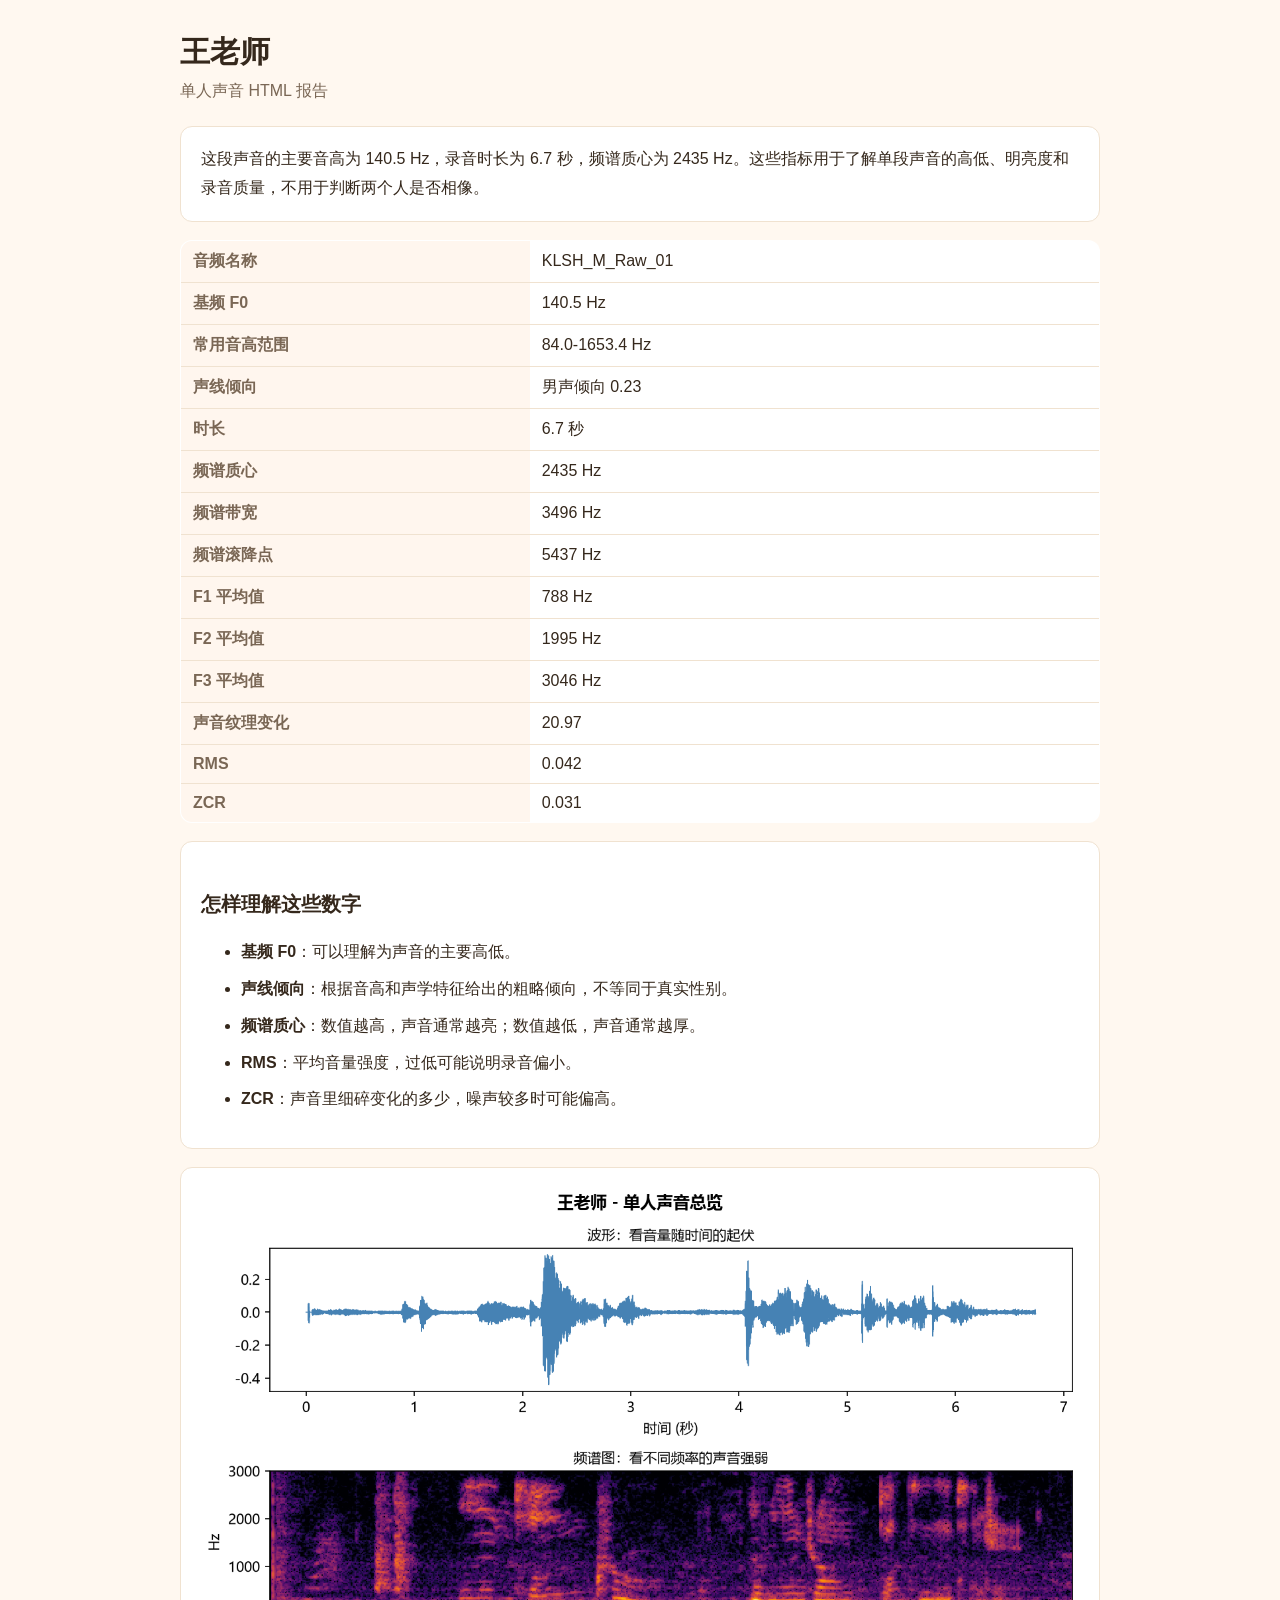
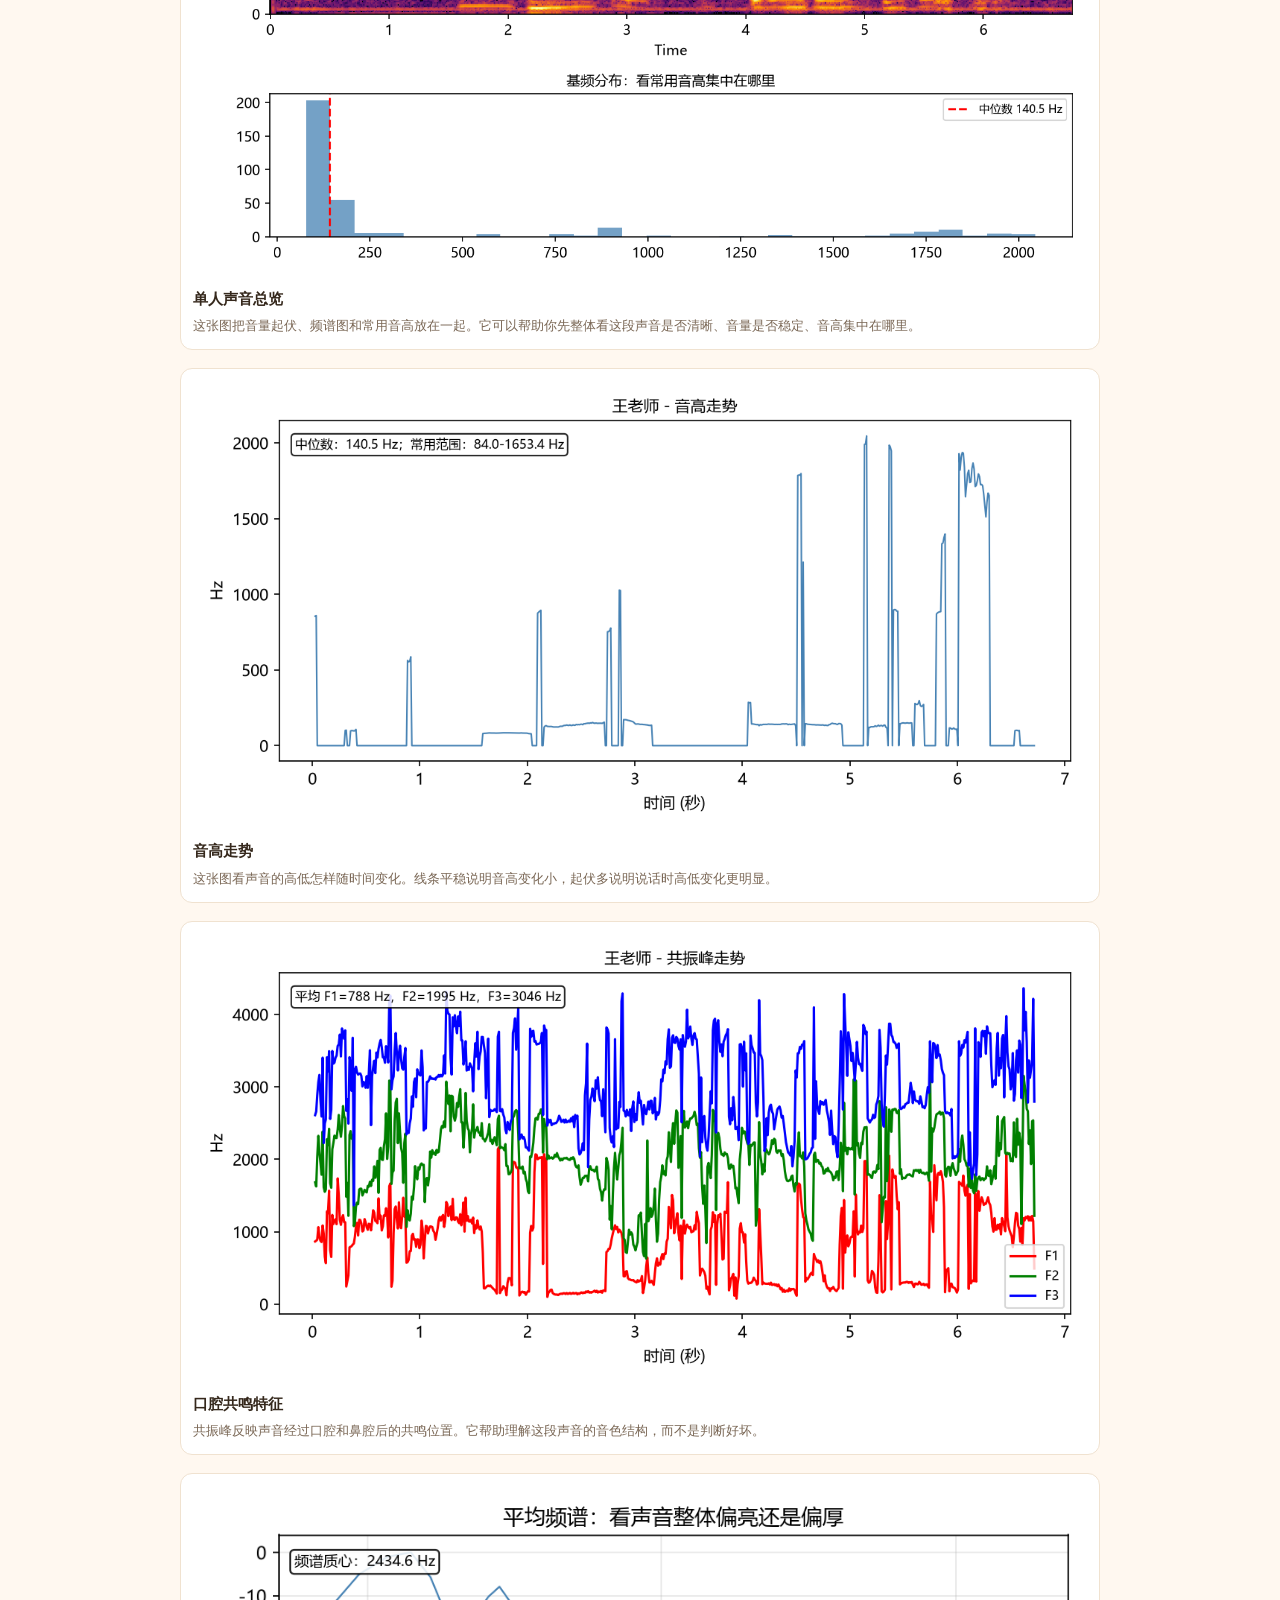
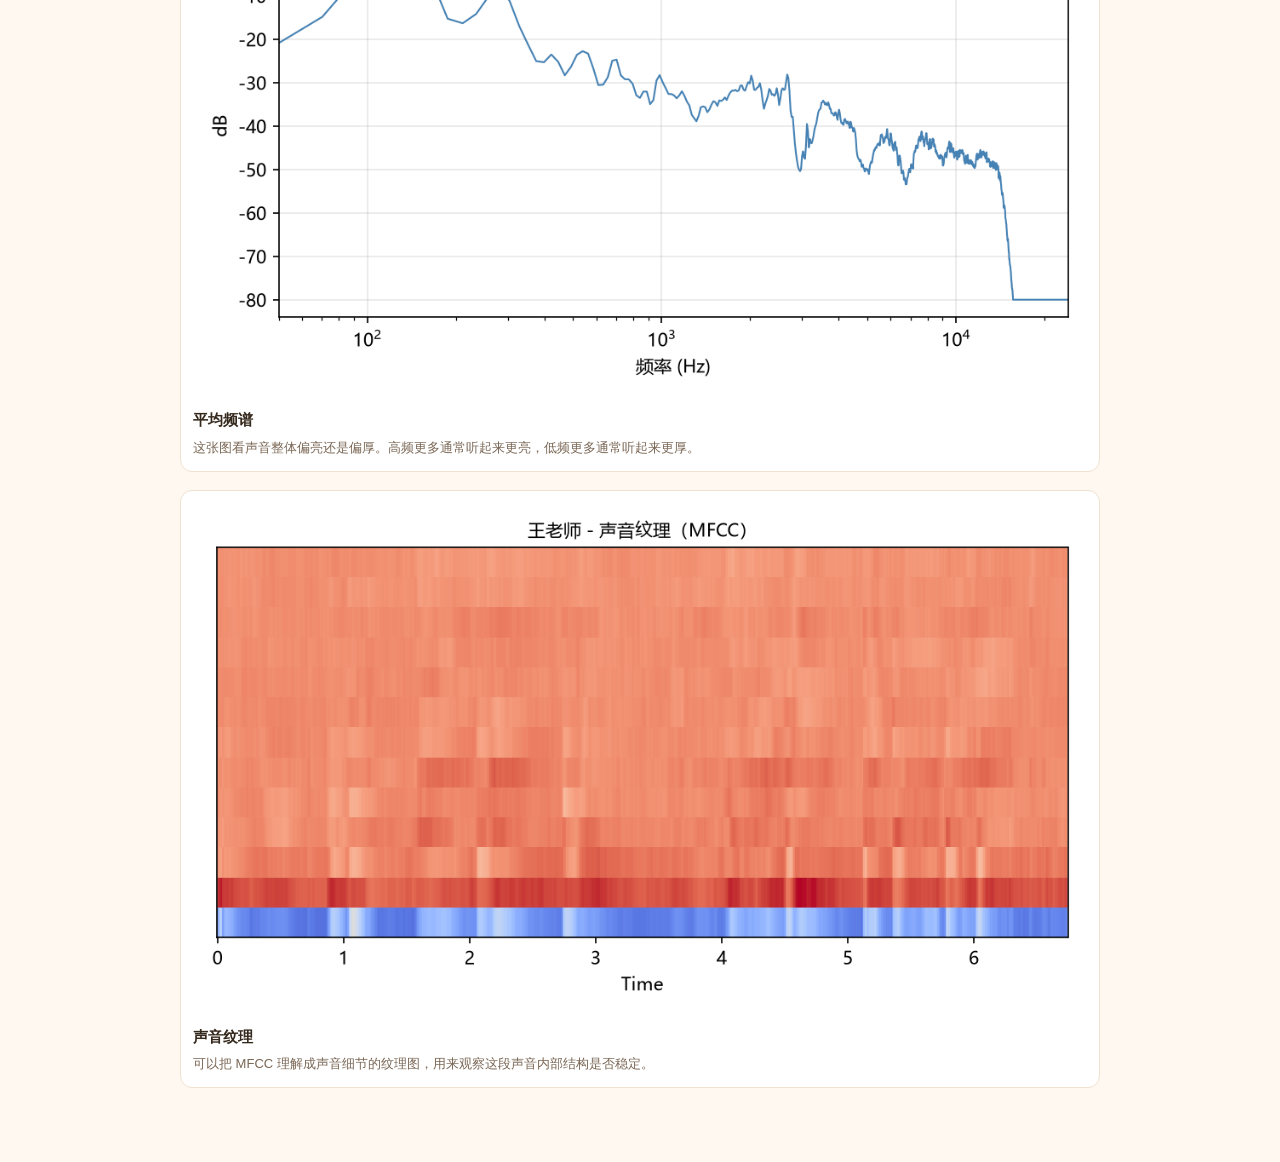
<file: docs/demo/reports/single_report_王老师_28.html>
<!doctype html>
<html lang="zh-CN">
<head>
<meta charset="utf-8">
<meta name="viewport" content="width=device-width, initial-scale=1">
<title>王老师 单人声音报告</title>
<style>
body { margin:0; font-family:"Microsoft YaHei","PingFang SC","Segoe UI",sans-serif; background:#fff8f0; color:#35281c; }
main { max-width:920px; margin:0 auto; padding:32px 24px 56px; }
h1 { margin:0 0 8px; font-size:30px; }
.sub { color:#7a6755; margin-bottom:24px; }
.summary,.plain-note { padding:18px 20px; border-radius:12px; background:#fff; border:1px solid #f0e2d0; margin-bottom:18px; line-height:1.8; }
table { width:100%; border-collapse:collapse; background:#fff; border:1px solid #f0e2d0; border-radius:12px; overflow:hidden; margin:18px 0; }
th,td { padding:10px 12px; border-bottom:1px solid #f0e2d0; text-align:left; }
th { width:38%; color:#7a6755; background:#fff6ee; }
h2 { margin-top:26px; font-size:20px; }
li { margin:8px 0; line-height:1.8; }
figure { background:#fff; border:1px solid #f0e2d0; border-radius:12px; padding:12px; margin:18px 0; }
img { max-width:100%; display:block; margin:auto; }
figcaption { color:#7a6755; font-size:13px; margin-top:10px; line-height:1.7; }
figcaption b { display:block; color:#35281c; font-size:15px; margin-bottom:4px; }
figcaption span { display:block; }
</style>
</head>
<body>
<main>
<h1>王老师</h1>
<div class="sub">单人声音 HTML 报告</div>
<section class="summary">这段声音的主要音高为 140.5 Hz，录音时长为 6.7 秒，频谱质心为 2435 Hz。这些指标用于了解单段声音的高低、明亮度和录音质量，不用于判断两个人是否相像。</section>
<table><tr><th>音频名称</th><td>KLSH_M_Raw_01</td></tr>
<tr><th>基频 F0</th><td>140.5 Hz</td></tr>
<tr><th>常用音高范围</th><td>84.0-1653.4 Hz</td></tr>
<tr><th>声线倾向</th><td>男声倾向 0.23</td></tr>
<tr><th>时长</th><td>6.7 秒</td></tr>
<tr><th>频谱质心</th><td>2435 Hz</td></tr>
<tr><th>频谱带宽</th><td>3496 Hz</td></tr>
<tr><th>频谱滚降点</th><td>5437 Hz</td></tr>
<tr><th>F1 平均值</th><td>788 Hz</td></tr>
<tr><th>F2 平均值</th><td>1995 Hz</td></tr>
<tr><th>F3 平均值</th><td>3046 Hz</td></tr>
<tr><th>声音纹理变化</th><td>20.97</td></tr>
<tr><th>RMS</th><td>0.042</td></tr>
<tr><th>ZCR</th><td>0.031</td></tr></table>
<section class="plain-note">
<h2>怎样理解这些数字</h2>
<ul>
<li><b>基频 F0</b>：可以理解为声音的主要高低。</li>
<li><b>声线倾向</b>：根据音高和声学特征给出的粗略倾向，不等同于真实性别。</li>
<li><b>频谱质心</b>：数值越高，声音通常越亮；数值越低，声音通常越厚。</li>
<li><b>RMS</b>：平均音量强度，过低可能说明录音偏小。</li>
<li><b>ZCR</b>：声音里细碎变化的多少，噪声较多时可能偏高。</li>
</ul>
</section>
<figure><img src="../picture/王老师_single_28_latest/single_overview.png" alt="单人声音总览"><figcaption><b>单人声音总览</b><span>这张图把音量起伏、频谱图和常用音高放在一起。它可以帮助你先整体看这段声音是否清晰、音量是否稳定、音高集中在哪里。</span></figcaption></figure>
<figure><img src="../picture/王老师_single_28_latest/single_f0_contour.png" alt="音高走势"><figcaption><b>音高走势</b><span>这张图看声音的高低怎样随时间变化。线条平稳说明音高变化小，起伏多说明说话时高低变化更明显。</span></figcaption></figure>
<figure><img src="../picture/王老师_single_28_latest/single_formants.png" alt="口腔共鸣特征"><figcaption><b>口腔共鸣特征</b><span>共振峰反映声音经过口腔和鼻腔后的共鸣位置。它帮助理解这段声音的音色结构，而不是判断好坏。</span></figcaption></figure>
<figure><img src="../picture/王老师_single_28_latest/single_avg_spectrum.png" alt="平均频谱"><figcaption><b>平均频谱</b><span>这张图看声音整体偏亮还是偏厚。高频更多通常听起来更亮，低频更多通常听起来更厚。</span></figcaption></figure>
<figure><img src="../picture/王老师_single_28_latest/single_mfcc.png" alt="声音纹理"><figcaption><b>声音纹理</b><span>可以把 MFCC 理解成声音细节的纹理图，用来观察这段声音内部结构是否稳定。</span></figcaption></figure>
</main>
</body>
</html>
</file>
<file: docs/demo/style.css>
/* ==================== Macaron Theme ====================
   Warm cream background, soft pastel accents, big rounded corners,
   gentle shadows. Designed to feel friendly and inviting. */

:root {
  /* Backgrounds */
  --bg: #FFF8F0;            /* warm cream */
  --bg-2: #FDF1E4;          /* slightly deeper cream */
  --panel: #FFFFFF;         /* card surface */
  --panel-tint: #FFF6EE;    /* very soft tint inside cards */

  /* Pastel accents (macaron palette) */
  --pink: #FF8FB1;          /* strawberry */
  --pink-soft: #FFD6E3;
  --pink-deep: #E26D8E;
  --blue: #8EC5FC;          /* blueberry */
  --blue-soft: #D6ECFF;
  --blue-deep: #5A92D9;
  --green: #9DDC9D;         /* pistachio */
  --green-soft: #DCF5DC;
  --green-deep: #5FB95F;
  --yellow: #FFD89E;        /* lemon */
  --yellow-soft: #FFE9C6;
  --purple: #C5A8FF;        /* lavender */
  --purple-soft: #E8DCFF;
  --purple-deep: #8B6FD9;

  /* Text */
  --text: #4A3826;          /* warm dark brown */
  --text-soft: #7A6755;
  --text-mute: #A89A8A;

  /* Borders & lines */
  --border: #F0E2D0;
  --border-strong: #E0CBAF;

  /* Shadows */
  --shadow-sm: 0 2px 8px rgba(180, 140, 100, 0.08);
  --shadow-md: 0 6px 20px rgba(180, 140, 100, 0.12);
  --shadow-lg: 0 12px 36px rgba(180, 140, 100, 0.18);

  /* Radii */
  --r-sm: 10px;
  --r-md: 16px;
  --r-lg: 22px;
  --r-xl: 28px;
  --r-full: 999px;

  /* Misc */
  --transition: 0.22s cubic-bezier(0.4, 0.0, 0.2, 1);
}

* { box-sizing: border-box; }
html, body {
  margin: 0;
  min-height: 100%;
  background: var(--bg);
  background-image:
    radial-gradient(at 0% 0%, rgba(255, 143, 177, 0.10) 0px, transparent 50%),
    radial-gradient(at 100% 0%, rgba(142, 197, 252, 0.10) 0px, transparent 50%),
    radial-gradient(at 50% 100%, rgba(197, 168, 255, 0.08) 0px, transparent 50%);
  background-attachment: fixed;
  color: var(--text);
  font-family: "Segoe UI", "PingFang SC", "Microsoft YaHei", system-ui, sans-serif;
  font-size: 14px;
  -webkit-font-smoothing: antialiased;
}
button, select, input, textarea { font-family: inherit; font-size: inherit; color: inherit; }
::selection { background: var(--pink-soft); }

/* ==================== Layout ==================== */
#app { display: flex; min-height: 100vh; }

.sidebar {
  width: 250px;
  flex-shrink: 0;
  background: rgba(255, 255, 255, 0.7);
  backdrop-filter: blur(10px);
  border-right: 1px solid var(--border);
  display: flex;
  flex-direction: column;
  padding: 22px 16px;
  position: sticky;
  top: 0;
  height: 100vh;
}
.brand { display: flex; align-items: center; gap: 12px; padding: 4px 6px 24px; }
.brand-logo {
  width: 44px; height: 44px;
  display: grid; place-items: center;
  background: linear-gradient(135deg, var(--pink) 0%, var(--purple) 100%);
  border-radius: var(--r-md);
  color: white;
  box-shadow: 0 6px 16px rgba(255, 143, 177, 0.4);
}
.brand-logo svg { width: 24px; height: 24px; }
.brand-name { font-weight: 700; font-size: 16px; letter-spacing: -0.2px; }
.brand-sub { font-size: 11px; color: var(--text-mute); margin-top: 2px; }

.nav { display: flex; flex-direction: column; gap: 6px; margin-top: 8px; }
.nav-item {
  display: flex; align-items: center; gap: 12px;
  background: transparent;
  border: none;
  color: var(--text-soft);
  padding: 12px 14px;
  border-radius: var(--r-md);
  cursor: pointer;
  text-align: left;
  font-weight: 500;
  transition: var(--transition);
  width: 100%;
}
.nav-item:hover {
  background: var(--bg-2);
  color: var(--text);
  transform: translateX(2px);
}
.nav-item.active {
  background: linear-gradient(135deg, var(--pink-soft), var(--purple-soft));
  color: var(--pink-deep);
  font-weight: 600;
}
.nav-item.active svg { color: var(--pink-deep); }
.nav-ico { width: 18px; height: 18px; flex-shrink: 0; }

.sidebar-foot { margin-top: auto; padding: 12px 8px 4px; }
.db-stats {
  font-size: 11px;
  color: var(--text-mute);
  background: var(--bg-2);
  padding: 8px 12px;
  border-radius: var(--r-full);
  text-align: center;
}

.main {
  flex: 1;
  padding: 36px 44px;
  min-width: 0;
}

/* ==================== Views ==================== */
.view { display: none; max-width: 1180px; margin: 0 auto; animation: fadeIn 0.3s ease; }
.view.active { display: block; }
@keyframes fadeIn { from { opacity: 0; transform: translateY(8px); } to { opacity: 1; transform: none; } }

.page-head {
  display: flex;
  align-items: center;
  justify-content: space-between;
  margin-bottom: 6px;
  gap: 16px;
  flex-wrap: wrap;
}
.page-head h1 {
  margin: 0;
  font-size: 26px;
  font-weight: 700;
  letter-spacing: -0.4px;
  background: linear-gradient(135deg, var(--pink-deep), var(--purple-deep));
  -webkit-background-clip: text;
  background-clip: text;
  color: transparent;
}
.page-actions { display: flex; gap: 10px; }
.page-sub { color: var(--text-soft); margin: 4px 0 26px; font-size: 13px; }

/* ==================== Buttons ==================== */
.btn {
  background: var(--panel);
  color: var(--text);
  border: 1.5px solid var(--border-strong);
  padding: 10px 18px;
  border-radius: var(--r-full);
  cursor: pointer;
  font-weight: 500;
  transition: var(--transition);
  display: inline-flex;
  align-items: center;
  gap: 6px;
}
.btn:hover {
  background: var(--bg-2);
  border-color: var(--pink);
  transform: translateY(-1px);
  box-shadow: var(--shadow-sm);
}
.btn:active { transform: translateY(0); }
.btn:disabled { opacity: .45; cursor: not-allowed; transform: none !important; box-shadow: none !important; }
.btn svg { width: 16px; height: 16px; }

.btn-primary {
  background: linear-gradient(135deg, var(--pink) 0%, var(--purple) 100%);
  border-color: transparent;
  color: white;
  font-weight: 600;
  box-shadow: 0 4px 14px rgba(255, 143, 177, 0.35);
}
.btn-primary:hover {
  border-color: transparent;
  background: linear-gradient(135deg, var(--pink-deep), var(--purple-deep));
  box-shadow: 0 6px 20px rgba(255, 143, 177, 0.5);
}

.btn-ghost { background: transparent; border-color: var(--border); }
.btn-ghost:hover { background: var(--panel); }

.btn-danger {
  background: transparent;
  border-color: var(--pink-soft);
  color: var(--pink-deep);
  padding: 6px 12px;
}
.btn-danger:hover { background: var(--pink-soft); border-color: var(--pink); }
.btn-sm { padding: 6px 12px; font-size: 12px; }
.icon-btn {
  width: 34px;
  height: 34px;
  border-radius: var(--r-full);
  border: 1.5px solid var(--border-strong);
  background: var(--panel);
  color: var(--text);
  display: inline-grid;
  place-items: center;
  cursor: pointer;
  transition: var(--transition);
  flex-shrink: 0;
}
.icon-btn svg { width: 17px; height: 17px; }
.icon-btn:hover {
  transform: translateY(-1px);
  box-shadow: var(--shadow-sm);
  border-color: var(--pink);
}
.icon-btn.primary {
  background: linear-gradient(135deg, var(--pink) 0%, var(--purple) 100%);
  color: white;
  border-color: transparent;
  box-shadow: 0 4px 14px rgba(255, 143, 177, 0.28);
}
.icon-btn.primary:disabled {
  opacity: .42;
  cursor: not-allowed;
  transform: none;
  box-shadow: none;
}

/* ==================== Cards ==================== */
.people-layout {
  display: grid;
  grid-template-columns: repeat(2, minmax(320px, 1fr));
  gap: 20px;
  align-items: start;
  height: auto;
  min-height: 0;
}
.people-panel {
  min-width: 0;
  min-height: 0;
  display: flex;
  flex-direction: column;
  background: rgba(255, 255, 255, 0.45);
  border: 1.5px solid var(--border);
  border-radius: var(--r-lg);
  padding: 16px;
  box-shadow: var(--shadow-sm);
}
.panel-head {
  display: flex;
  align-items: center;
  justify-content: space-between;
  gap: 12px;
  margin-bottom: 12px;
}
.panel-title {
  font-size: 15px;
  font-weight: 700;
}
.panel-sub {
  color: var(--text-mute);
  font-size: 12px;
  margin-top: 2px;
}
.counselor-grid {
  display: grid;
  grid-template-columns: 1fr;
  gap: 12px;
  min-height: 0;
  overflow: visible;
  padding: 2px 0 2px 0;
}
.person-card {
  background: var(--panel);
  border: 1.5px solid var(--border);
  border-radius: var(--r-lg);
  padding: 22px;
  min-height: 190px;
  display: flex;
  flex-direction: column;
  box-shadow: var(--shadow-sm);
  transition: var(--transition);
  position: relative;
  overflow: hidden;
}
.person-card::before {
  content: "";
  position: absolute;
  top: 0; left: 0; right: 0;
  height: 4px;
  background: linear-gradient(90deg, var(--pink), var(--purple), var(--blue));
  opacity: 0;
  transition: var(--transition);
}
.person-card:hover {
  transform: translateY(-3px);
  box-shadow: var(--shadow-md);
  border-color: var(--pink);
}
.person-card:hover::before { opacity: 1; }
.person-card.compact {
  cursor: pointer;
  height: 204px;
  min-height: 204px;
}
.person-card.compact.selected {
  border-color: var(--pink);
  box-shadow: 0 0 0 3px var(--pink-soft), var(--shadow-sm);
}
.person-card.compact.selected::before { opacity: 1; }
.counselor-person {
  background: linear-gradient(180deg, #fff, #F7FCFF);
  border-color: var(--blue-soft);
}
.counselor-person::before {
  background: linear-gradient(90deg, var(--blue), var(--green));
  opacity: 1;
}
.counselor-person.sex-female {
  background: linear-gradient(180deg, #fff, #FFF7FA);
  border-color: var(--pink-soft);
}
.counselor-person.sex-female::before {
  background: linear-gradient(90deg, var(--pink), var(--purple));
}
.counselor-person.sex-male {
  background: linear-gradient(180deg, #fff, #F7FCFF);
  border-color: var(--blue-soft);
}
.counselor-person.sex-male::before {
  background: linear-gradient(90deg, var(--blue), var(--green));
}
.counselor-person.sex-male:hover {
  border-color: var(--blue);
}
.person-card.compact.sex-male.selected {
  border-color: var(--blue);
  box-shadow: 0 0 0 3px var(--blue-soft), var(--shadow-sm);
}
.counselor-person.sex-male .person-type-badge.counselor {
  color: var(--blue-deep);
  background: var(--blue-soft);
}
.counselor-person.sex-female .person-type-badge.counselor {
  color: var(--pink-deep);
  background: var(--pink-soft);
}
.client-person-card {
  background: linear-gradient(180deg, #fff, #F7FCFF);
  border-color: var(--blue-soft);
}
.client-person-card::before {
  background: linear-gradient(90deg, var(--blue), var(--green));
  opacity: 1;
}
.client-person-card:hover {
  border-color: var(--blue);
}
.client-person-card.sex-female {
  background: linear-gradient(180deg, #fff, #FFF7FA);
  border-color: var(--pink-soft);
}
.client-person-card.sex-female::before {
  background: linear-gradient(90deg, var(--pink), var(--purple));
}
.client-person-card.sex-female .person-type-badge.client {
  color: var(--pink-deep);
  background: var(--pink-soft);
}
.client-person-card.sex-male {
  background: linear-gradient(180deg, #fff, #F7FCFF);
  border-color: var(--blue-soft);
}
.client-person-card.sex-male .person-type-badge.client {
  color: var(--blue-deep);
  background: var(--blue-soft);
}
.person-type-badge {
  display: inline-flex;
  align-items: center;
  width: fit-content;
  border-radius: var(--r-full);
  padding: 3px 9px;
  font-size: 10px;
  font-weight: 800;
  letter-spacing: 0.8px;
  text-transform: uppercase;
}
.person-type-badge.counselor {
  color: var(--pink-deep);
  background: var(--pink-soft);
}
.person-type-badge.client {
  color: var(--blue-deep);
  background: var(--blue-soft);
}
.sex-chip {
  border-radius: var(--r-full);
  padding: 3px 8px;
  font-size: 10px;
  font-weight: 700;
  color: var(--text-soft);
  background: var(--bg-2);
}
.sex-chip.female {
  background: var(--pink-soft);
  color: var(--pink-deep);
}
.sex-chip.male {
  background: var(--blue-soft);
  color: var(--blue-deep);
}
.person-card.sex-female { border-color: var(--pink-soft); }
.person-card.sex-male { border-color: var(--blue-soft); }

.card-head {
  display: flex;
  align-items: center;
  gap: 14px;
  min-height: 74px;
}
.avatar {
  width: 56px; height: 56px;
  border-radius: var(--r-full);
  background: linear-gradient(135deg, var(--yellow-soft), var(--pink-soft));
  border: 2.5px solid white;
  object-fit: cover;
  flex-shrink: 0;
  display: grid; place-items: center;
  color: var(--pink-deep);
  font-size: 22px;
  font-weight: 700;
  overflow: hidden;
  box-shadow: var(--shadow-sm);
}
.avatar.client {
  background: linear-gradient(135deg, var(--blue-soft), var(--green-soft));
  color: var(--blue-deep);
}
.avatar.sex-female {
  background: linear-gradient(135deg, var(--yellow-soft), var(--pink-soft));
  color: var(--pink-deep);
}
.avatar.sex-male {
  background: linear-gradient(135deg, var(--blue-soft), #EAF5FF);
  color: var(--blue-deep);
}
.avatar img { width: 100%; height: 100%; object-fit: cover; display: block; }
.avatar.sm { width: 34px; height: 34px; font-size: 14px; border-width: 2px; }

.card-title {
  font-weight: 700;
  font-size: 16px;
  letter-spacing: -0.2px;
  white-space: nowrap;
  overflow: hidden;
  text-overflow: ellipsis;
}
.card-note {
  color: var(--text-soft);
  font-size: 12px;
  margin-top: 4px;
  min-height: 16px;
  max-height: 18px;
  overflow: hidden;
  word-break: break-all;
  font-style: italic;
  line-height: 1.45;
  display: -webkit-box;
  -webkit-line-clamp: 1;
  -webkit-box-orient: vertical;
}
.card-meta {
  display: flex;
  gap: 8px;
  margin-top: 12px;
  min-height: 24px;
  flex-wrap: wrap;
}
.meta-chip {
  display: inline-flex;
  align-items: center;
  gap: 4px;
  background: var(--bg-2);
  padding: 4px 10px;
  border-radius: var(--r-full);
  font-size: 11px;
  font-weight: 600;
  color: var(--text-soft);
}
.meta-chip svg { width: 11px; height: 11px; }
.meta-chip.pink { background: var(--pink-soft); color: var(--pink-deep); }
.meta-chip.blue { background: var(--blue-soft); color: var(--blue-deep); }
.meta-chip.green { background: var(--green-soft); color: var(--green-deep); }

.card-actions {
  display: grid;
  grid-template-columns: repeat(4, minmax(0, 1fr));
  gap: 6px;
  margin-top: auto;
  padding-top: 12px;
  min-height: 34px;
}
.card-actions .btn {
  min-width: 0;
  justify-content: center;
  padding-left: 8px;
  padding-right: 8px;
  white-space: nowrap;
}
.card-actions .btn svg {
  flex-shrink: 0;
}

.section-title {
  font-size: 11px;
  color: var(--text-mute);
  margin: 20px 0 10px;
  text-transform: uppercase;
  letter-spacing: 1px;
  font-weight: 700;
}

/* Client rows inside expanded counselor card */
.client-list {
  margin-top: 14px;
  padding-top: 14px;
  border-top: 1.5px dashed var(--border);
}
.client-row {
  display: flex;
  align-items: center;
  gap: 12px;
  padding: 10px 12px;
  background: var(--panel-tint);
  border-radius: var(--r-md);
  margin-bottom: 8px;
  transition: var(--transition);
}
.client-row:hover { background: var(--bg-2); }
.client-name { font-weight: 600; flex: 1; }
.client-count { color: var(--text-mute); font-size: 11px; }
.client-row .client-actions { display: flex; gap: 4px; }
.card-actions.client-actions {
  display: flex;
  gap: 4px;
  flex-wrap: nowrap;
}
.client-person-row {
  display: grid;
  grid-template-columns: 48px 1fr auto;
  gap: 13px;
  align-items: center;
  background: linear-gradient(180deg, #fff, #F7FCFF);
  border: 1.5px solid var(--blue-soft);
  border-left: 4px solid var(--blue);
  border-radius: var(--r-md);
  padding: 13px 14px;
  box-shadow: var(--shadow-sm);
  transition: var(--transition);
}
.client-person-row:hover {
  border-color: var(--blue);
  box-shadow: var(--shadow-md);
  transform: translateY(-1px);
}
.client-person-row.sex-female {
  border-color: var(--pink-soft);
  border-left-color: var(--pink);
  background: linear-gradient(180deg, #fff, #FFF7FA);
}
.client-person-row.sex-male {
  border-color: var(--blue-soft);
  border-left-color: var(--blue);
  background: linear-gradient(180deg, #fff, #F7FCFF);
}
.client-person-main {
  min-width: 0;
}
.client-person-top {
  display: flex;
  align-items: center;
  gap: 8px;
  flex-wrap: wrap;
  margin-bottom: 4px;
}
.client-audio-count {
  display: inline-flex;
  align-items: center;
  gap: 4px;
  color: var(--green-deep);
  background: var(--green-soft);
  border-radius: var(--r-full);
  padding: 3px 8px;
  font-size: 10px;
  font-weight: 700;
}
.client-audio-count svg {
  width: 11px;
  height: 11px;
}
.client-panel-list {
  display: grid;
  grid-template-columns: 1fr;
  gap: 12px;
  min-height: 0;
  overflow: visible;
  padding: 2px 0 2px 0;
}

/* ==================== Empty state ==================== */
.empty-state {
  grid-column: 1 / -1;
  text-align: center;
  padding: 60px 20px;
  color: var(--text-mute);
}
.empty-state svg { width: 64px; height: 64px; opacity: 0.6; margin-bottom: 12px; }
.empty-state .empty-title { font-size: 16px; color: var(--text-soft); font-weight: 600; margin-bottom: 4px; }
.empty-state .empty-sub { font-size: 13px; }

/* ==================== Audio view ==================== */
.audio-context {
  background: var(--panel);
  border: 1.5px solid var(--border);
  border-radius: var(--r-lg);
  padding: 16px 20px;
  margin-bottom: 18px;
  display: flex;
  align-items: center;
  gap: 14px;
  box-shadow: var(--shadow-sm);
}
.audio-list { display: flex; flex-direction: column; gap: 12px; }
.audio-row {
  display: grid;
  grid-template-columns: minmax(240px, 320px) 1fr auto;
  gap: 16px;
  align-items: center;
  background: var(--panel);
  border: 1.5px solid var(--border);
  border-radius: var(--r-lg);
  padding: 14px 18px;
  box-shadow: var(--shadow-sm);
  transition: var(--transition);
}
.audio-row:hover { border-color: var(--blue); transform: translateY(-1px); }
.audio-row.just-saved {
  border-color: var(--green);
  box-shadow: 0 0 0 3px var(--green-soft), var(--shadow-sm);
}
.audio-row audio { height: 38px; }
.audio-row audio::-webkit-media-controls-panel { background-color: var(--bg-2); }
.audio-info { min-width: 0; }
.audio-name { font-weight: 600; word-break: break-all; display: flex; align-items: center; gap: 8px; }
.audio-name svg { width: 14px; height: 14px; color: var(--blue-deep); flex-shrink: 0; }
.audio-owner {
  color: var(--text-mute);
  font-size: 11px;
  margin-top: 3px;
}
.audio-file-path {
  color: var(--text-mute);
  font-size: 11px;
  margin-top: 3px;
  word-break: break-all;
}
.audio-feats { display: flex; flex-wrap: wrap; gap: 6px; margin-top: 8px; }
.metric-feats {
  display: grid;
  grid-template-columns: repeat(6, minmax(0, 1fr));
  gap: 8px;
}
.audio-metric {
  background: var(--bg-2);
  border: 1px solid var(--border);
  border-radius: var(--r-sm);
  padding: 7px 9px;
  min-width: 0;
}
.audio-metric span {
  display: block;
  color: var(--text-mute);
  font-size: 10px;
  font-weight: 700;
  text-transform: uppercase;
  letter-spacing: 0.4px;
  white-space: nowrap;
}
.audio-metric b {
  display: block;
  margin-top: 3px;
  color: var(--text);
  font-size: 13px;
  line-height: 1.2;
  word-break: break-word;
}
.audio-metric.pitch { background: var(--pink-soft); border-color: transparent; }
.audio-metric.gender { background: var(--purple-soft); border-color: transparent; }
.audio-metric.dur { background: var(--green-soft); border-color: transparent; }
.audio-metric.centroid { background: var(--blue-soft); border-color: transparent; }
.feat-chip {
  background: var(--bg-2);
  border: 1px solid var(--border);
  padding: 3px 10px;
  border-radius: var(--r-full);
  font-size: 11px;
  font-weight: 500;
  color: var(--text-soft);
}
.feat-chip.pitch { background: var(--pink-soft); color: var(--pink-deep); border-color: transparent; }
.feat-chip.gender { background: var(--purple-soft); color: var(--purple-deep); border-color: transparent; }
.feat-chip.dur { background: var(--green-soft); color: var(--green-deep); border-color: transparent; }
.feat-chip.centroid { background: var(--blue-soft); color: var(--blue-deep); border-color: transparent; }
.audio-actions { display: flex; gap: 6px; }
.audio-role {
  margin-top: 6px;
}
.audio-role span {
  display: inline-flex;
  align-items: center;
  border-radius: var(--r-full);
  padding: 4px 9px;
  font-size: 11px;
  font-weight: 700;
}
.audio-role .original {
  color: var(--green-deep);
  background: var(--green-soft);
}
.audio-role .converted {
  color: var(--purple-deep);
  background: var(--purple-soft);
}
.audio-transcript {
  color: var(--text-soft);
  background: var(--panel-tint);
  border: 1px solid var(--border);
  border-radius: var(--r-sm);
  padding: 8px 10px;
  margin-top: 8px;
  font-size: 12px;
  line-height: 1.6;
  word-break: break-word;
}

.upload-zone {
  margin-top: 18px;
  border: 1.5px solid var(--border);
  border-radius: var(--r-lg);
  padding: 14px;
  text-align: left;
  color: var(--text-soft);
  transition: var(--transition);
  background: var(--panel);
  box-shadow: var(--shadow-sm);
}
.upload-zone:hover {
  border-color: var(--border-strong);
}
.upload-zone.drag {
  border-color: var(--pink);
  background: var(--pink-soft);
  transform: scale(1.005);
}
.upload-zone svg { width: 15px; height: 15px; }
.upload-zone input[type=file] { display: none; }
.upload-zone .hint { font-size: 11px; color: var(--text-mute); margin-top: 3px; }
.upload-drop {
  display: grid;
  grid-template-columns: 42px minmax(0, 1fr) auto;
  align-items: center;
  gap: 12px;
  border: 2px dashed var(--border-strong);
  border-radius: var(--r-md);
  background: var(--panel-tint);
  padding: 14px;
  cursor: pointer;
  transition: var(--transition);
}
.upload-drop:hover {
  border-color: var(--pink);
  background: var(--pink-soft);
}
.upload-drop-icon {
  width: 42px;
  height: 42px;
  border-radius: var(--r-md);
  display: grid;
  place-items: center;
  color: var(--pink-deep);
  background: white;
  box-shadow: var(--shadow-sm);
}
.upload-drop-icon svg {
  width: 22px;
  height: 22px;
}
.upload-drop-title {
  font-weight: 700;
  font-size: 14px;
  color: var(--text);
}
.upload-controls {
  display: grid;
  grid-template-columns: minmax(0, 1fr) auto;
  align-items: end;
  gap: 12px;
  padding-top: 12px;
}
.upload-options {
  display: grid;
  grid-template-columns: minmax(160px, 1.4fr) minmax(120px, 0.8fr) minmax(160px, 1fr);
  gap: 10px;
  margin: 0;
  max-width: none;
  text-align: left;
}
.upload-options .field {
  min-width: 0;
}
.upload-options .field.hidden { display: none; }
.upload-options label {
  color: var(--text-mute);
  font-size: 10px;
  font-weight: 700;
  letter-spacing: .4px;
}
.record-control {
  display: flex;
  align-items: center;
  gap: 8px;
  justify-content: flex-end;
  min-height: 40px;
}
.record-control .muted {
  font-size: 11px;
  white-space: nowrap;
}
.recording-pulse {
  display: inline-block;
  width: 8px; height: 8px;
  background: var(--pink-deep);
  border-radius: 50%;
  margin-right: 6px;
  animation: pulse 1s ease-in-out infinite;
}
@keyframes pulse {
  0%, 100% { opacity: 1; transform: scale(1); }
  50% { opacity: 0.4; transform: scale(1.4); }
}

/* ==================== Compare view ==================== */
.analysis-tabs {
  display: inline-flex;
  gap: 4px;
  background: var(--panel);
  border: 1.5px solid var(--border);
  border-radius: var(--r-md);
  padding: 4px;
  margin-bottom: 14px;
  box-shadow: var(--shadow-sm);
}
.analysis-tab {
  border: 0;
  background: transparent;
  color: var(--text-soft);
  border-radius: var(--r-sm);
  padding: 8px 14px;
  font: inherit;
  font-size: 13px;
  font-weight: 700;
  cursor: pointer;
}
.analysis-tab.active {
  background: var(--pink-soft);
  color: var(--pink-deep);
}
.analysis-panel {
  margin-bottom: 10px;
}
.compare-setup {
  background: var(--panel);
  border: 1.5px solid var(--border);
  border-radius: var(--r-lg);
  padding: 22px;
  display: grid;
  grid-template-columns: 1fr 1fr;
  gap: 16px;
  margin-bottom: 24px;
  box-shadow: var(--shadow-sm);
}
.compare-setup.single-setup {
  grid-template-columns: repeat(3, minmax(180px, 1fr));
}
.compare-setup > .field-full { grid-column: 1 / -1; }
.compare-col {
  background: var(--panel-tint);
  border-radius: var(--r-md);
  padding: 14px;
  display: flex;
  flex-direction: column;
  gap: 10px;
}
.compare-col.counselor-side { border-left: 3px solid var(--pink); }
.compare-col.client-side { border-left: 3px solid var(--blue); }
.compare-col-title {
  font-weight: 700;
  font-size: 12px;
  text-transform: uppercase;
  letter-spacing: 0.8px;
  display: flex;
  align-items: center;
  gap: 6px;
}
.compare-col.counselor-side .compare-col-title { color: var(--pink-deep); }
.compare-col.client-side .compare-col-title { color: var(--blue-deep); }
.compare-actions {
  grid-column: 1 / -1;
  display: flex;
  gap: 10px;
  justify-content: flex-end;
  padding-top: 6px;
  border-top: 1.5px dashed var(--border);
}

.field { display: flex; flex-direction: column; gap: 6px; }
.field label {
  font-size: 11px;
  color: var(--text-mute);
  font-weight: 600;
  text-transform: uppercase;
  letter-spacing: 0.5px;
}
select, input[type=text], input[type=file], textarea {
  background: var(--panel);
  border: 1.5px solid var(--border-strong);
  color: var(--text);
  padding: 10px 14px;
  border-radius: var(--r-md);
  outline: none;
  width: 100%;
  transition: var(--transition);
}
select:focus, input:focus, textarea:focus {
  border-color: var(--pink);
  box-shadow: 0 0 0 3px var(--pink-soft);
}
textarea { resize: vertical; min-height: 60px; font-family: inherit; }

.compare-result { display: flex; flex-direction: column; gap: 20px; }
.analysis-progress {
  background: var(--panel);
  border: 1.5px solid var(--border);
  border-radius: var(--r-lg);
  padding: 18px 20px;
  box-shadow: var(--shadow-sm);
}
.analysis-progress-head {
  display: flex;
  justify-content: space-between;
  align-items: center;
  gap: 12px;
  color: var(--text-soft);
  font-size: 13px;
  font-weight: 700;
  margin-bottom: 12px;
}
.analysis-progress-head b {
  color: var(--pink-deep);
}
.analysis-progress-meta {
  color: var(--text-mute);
  font-size: 12px;
  margin: -4px 0 12px;
}
.analysis-progress-track {
  height: 10px;
  background: var(--bg-2);
  border-radius: var(--r-full);
  overflow: hidden;
}
.analysis-progress-track > div {
  height: 100%;
  background: linear-gradient(90deg, var(--pink), var(--purple), var(--blue));
  border-radius: var(--r-full);
  transition: width 0.35s ease;
}
.analysis-progress.indeterminate .analysis-progress-track > div {
  width: 36%;
  animation: progressSweep 1.15s linear infinite;
  transition: none;
}
@keyframes progressSweep {
  0% { transform: translateX(-110%); }
  100% { transform: translateX(300%); }
}
.verdict-banner {
  border-radius: var(--r-lg);
  padding: 20px 24px;
  border: 2px solid;
  display: flex;
  align-items: center;
  gap: 18px;
}
.verdict-icon { width: 48px; height: 48px; flex-shrink: 0; }
.verdict-banner.YES {
  background: linear-gradient(135deg, var(--green-soft), #E8F8E8);
  border-color: var(--green);
}
.verdict-banner.YES .verdict-icon { color: var(--green-deep); }
.verdict-banner.NO {
  background: linear-gradient(135deg, var(--pink-soft), #FFE0E8);
  border-color: var(--pink);
}
.verdict-banner.NO .verdict-icon { color: var(--pink-deep); }
.verdict-banner.Uncertain {
  background: linear-gradient(135deg, var(--yellow-soft), #FFF4DC);
  border-color: var(--yellow);
}
.verdict-banner.Uncertain .verdict-icon { color: #C99130; }
.verdict-body { flex: 1; }
.verdict-label { font-size: 22px; font-weight: 700; letter-spacing: -0.3px; }
.verdict-conf {
  color: var(--text-soft);
  font-size: 12px;
  margin-left: 10px;
  font-weight: 500;
}
.verdict-reason { color: var(--text); margin-top: 6px; font-size: 13px; line-height: 1.6; }

.metric-grid {
  display: grid;
  grid-template-columns: repeat(auto-fit, minmax(180px, 1fr));
  gap: 14px;
}
.metric-section {
  display: grid;
  gap: 10px;
}
.metric-section-title {
  color: var(--text-mute);
  font-size: 12px;
  font-weight: 800;
}
.metric-grid-core {
  grid-template-columns: repeat(4, minmax(0, 1fr));
}
.metric-grid-detail {
  grid-template-columns: repeat(5, minmax(0, 1fr));
}
.metric-card {
  background: var(--panel);
  border: 1.5px solid var(--border);
  border-radius: var(--r-md);
  padding: 16px;
  box-shadow: var(--shadow-sm);
  transition: var(--transition);
}
.metric-card:hover { transform: translateY(-2px); box-shadow: var(--shadow-md); }
.metric-name { font-size: 11px; color: var(--text-mute); font-weight: 600; text-transform: uppercase; letter-spacing: 0.5px; }
.metric-value { font-size: 24px; font-weight: 700; margin-top: 6px; color: var(--pink-deep); letter-spacing: -0.5px; }
.metric-value.suffix { font-size: 18px; }
.metric-value small { font-size: 13px; font-weight: 500; color: var(--text-soft); }
.metric-note {
  color: var(--text-mute);
  font-size: 12px;
  line-height: 1.5;
  margin-top: 8px;
}
.metric-bar {
  height: 6px;
  background: var(--bg-2);
  border-radius: var(--r-full);
  margin-top: 10px;
  overflow: hidden;
}
.metric-bar > div {
  height: 100%;
  background: linear-gradient(90deg, var(--pink), var(--purple));
  border-radius: var(--r-full);
  transition: width 0.6s ease;
}
.single-analysis-summary {
  background: var(--panel);
  border: 1.5px solid var(--border);
  border-radius: var(--r-lg);
  padding: 18px 20px;
  box-shadow: var(--shadow-sm);
}
.single-analysis-summary h2 {
  margin: 0 0 6px;
  font-size: 18px;
}
.single-analysis-summary p {
  margin: 0;
  color: var(--text-soft);
  font-size: 13px;
  line-height: 1.7;
}

/* ==================== Reports view ==================== */
.report-sections {
  display: grid;
  grid-template-columns: 1fr;
  gap: 18px;
}
.report-section {
  background: rgba(255, 255, 255, 0.45);
  border: 1.5px solid var(--border);
  border-radius: var(--r-lg);
  padding: 16px;
  box-shadow: var(--shadow-sm);
}
.report-section-head {
  display: flex;
  align-items: center;
  justify-content: space-between;
  gap: 12px;
  margin-bottom: 12px;
}
.report-section-head h2 {
  margin: 0;
  font-size: 16px;
}
.report-section-head p {
  margin: 3px 0 0;
  color: var(--text-mute);
  font-size: 12px;
}
.report-list {
  display: flex;
  flex-direction: column;
  gap: 12px;
}
.report-row {
  display: flex;
  align-items: center;
  justify-content: space-between;
  gap: 16px;
  background: var(--panel);
  border: 1.5px solid var(--border);
  border-radius: var(--r-md);
  padding: 16px 18px;
  color: inherit;
  text-decoration: none;
  box-shadow: var(--shadow-sm);
  transition: var(--transition);
}
.report-row:hover {
  border-color: var(--pink);
  box-shadow: var(--shadow-md);
  transform: translateY(-1px);
}
.report-title {
  font-size: 16px;
  font-weight: 700;
}
.report-sub {
  color: var(--text-mute);
  font-size: 12px;
  margin-top: 4px;
}
.report-open {
  display: inline-flex;
  align-items: center;
  gap: 6px;
  color: var(--pink-deep);
  background: var(--pink-soft);
  border-radius: var(--r-full);
  padding: 6px 12px;
  font-size: 12px;
  font-weight: 700;
}
.report-open svg {
  width: 14px;
  height: 14px;
}
.compact-empty {
  padding: 30px 16px;
}
.compact-empty svg {
  width: 42px;
  height: 42px;
}
.report-actions {
  display: flex;
  align-items: center;
  gap: 8px;
  flex-shrink: 0;
}

/* ==================== Modal ==================== */
.modal-mask {
  position: fixed; inset: 0;
  background: rgba(74, 56, 38, 0.4);
  display: grid; place-items: center;
  z-index: 100;
  backdrop-filter: blur(4px);
  animation: fadeIn 0.2s ease;
}
.modal-mask.hidden { display: none; }
.modal {
  background: var(--panel);
  border: 1.5px solid var(--border);
  border-radius: var(--r-xl);
  width: 460px;
  max-width: calc(100vw - 40px);
  max-height: calc(100vh - 40px);
  overflow: hidden;
  box-shadow: var(--shadow-lg);
  animation: popIn 0.25s cubic-bezier(0.34, 1.56, 0.64, 1);
}
@keyframes popIn {
  from { opacity: 0; transform: scale(0.92) translateY(8px); }
  to { opacity: 1; transform: none; }
}
.modal-head {
  display: flex; justify-content: space-between; align-items: center;
  padding: 18px 24px;
  border-bottom: 1.5px solid var(--border);
  font-weight: 700;
  font-size: 16px;
}
.modal-close {
  background: var(--bg-2);
  border: none;
  color: var(--text-soft);
  width: 28px; height: 28px;
  cursor: pointer;
  border-radius: var(--r-full);
  display: grid; place-items: center;
  transition: var(--transition);
}
.modal-close:hover { background: var(--pink-soft); color: var(--pink-deep); transform: rotate(90deg); }
.modal-body {
  padding: 22px 24px;
  display: flex;
  flex-direction: column;
  gap: 14px;
  overflow: auto;
  max-height: calc(100vh - 118px);
}
.modal-body .field-row { display: flex; flex-direction: column; gap: 6px; }
.modal-body .field-row label {
  font-size: 11px;
  color: var(--text-mute);
  font-weight: 600;
  text-transform: uppercase;
  letter-spacing: 0.5px;
}
.modal-body .field-row input[type=file] { padding: 8px; }
.avatar-preview {
  font-size: 11px;
  margin-top: 6px;
  display: flex;
  align-items: center;
  gap: 8px;
}
.avatar-preview-photo {
  width: 56px;
  height: 56px;
  border-radius: 50%;
  border: 2.5px solid white;
  box-shadow: var(--shadow-sm);
  overflow: hidden;
  background: var(--bg-2);
  flex-shrink: 0;
}
.avatar-preview-photo img,
.avatar-preview > img {
  width: 100%;
  height: 100%;
  object-fit: cover;
  display: block;
}
.avatar-crop-tools {
  display: grid;
  gap: 6px;
  width: min(260px, 100%);
  color: var(--text-soft);
  font-size: 11px;
}
.avatar-crop-tools label {
  display: grid;
  grid-template-columns: 34px 1fr;
  gap: 8px;
  align-items: center;
}
.avatar-crop-tools input[type="range"] {
  width: 100%;
  accent-color: var(--pink);
}
.camera-box {
  margin-top: 10px;
  background: var(--panel-tint);
  border: 1.5px solid var(--border);
  border-radius: var(--r-md);
  padding: 10px;
}
.camera-box video {
  width: 100%;
  max-height: 220px;
  background: #111;
  border-radius: var(--r-sm);
  object-fit: cover;
}
.camera-actions {
  display: flex;
  justify-content: flex-end;
  gap: 8px;
  margin-top: 8px;
}
.transcript-actions {
  display: flex;
  justify-content: flex-end;
  gap: 10px;
  padding-top: 8px;
}
.modal-foot {
  display: flex;
  justify-content: flex-end;
  gap: 10px;
  margin-top: 8px;
  padding-top: 14px;
  border-top: 1.5px dashed var(--border);
}

/* ==================== Toast ==================== */
.toast {
  position: fixed;
  bottom: 28px;
  left: 50%;
  transform: translateX(-50%);
  background: var(--panel);
  border: 1.5px solid var(--border-strong);
  padding: 12px 22px;
  border-radius: var(--r-full);
  box-shadow: var(--shadow-lg);
  z-index: 200;
  font-weight: 500;
  display: flex;
  align-items: center;
  gap: 8px;
  transition: opacity 0.3s, transform 0.3s;
}
.toast.hidden { opacity: 0; pointer-events: none; transform: translateX(-50%) translateY(10px); }
.toast.ok { border-color: var(--green); background: linear-gradient(135deg, var(--panel), var(--green-soft)); }
.toast.bad { border-color: var(--pink); background: linear-gradient(135deg, var(--panel), var(--pink-soft)); }
.toast svg { width: 16px; height: 16px; }

/* ==================== Misc ==================== */
.hidden { display: none !important; }
.muted { color: var(--text-mute); }
.spinner {
  display: inline-block;
  width: 14px; height: 14px;
  border: 2px solid var(--border-strong);
  border-top-color: var(--pink);
  border-radius: 50%;
  animation: spin 0.7s linear infinite;
}
@keyframes spin { to { transform: rotate(360deg); } }

/* loading shimmer for initial state */
.loading-row {
  background: var(--panel);
  border: 1.5px solid var(--border);
  border-radius: var(--r-lg);
  padding: 22px;
  height: 120px;
  background: linear-gradient(90deg, var(--panel) 25%, var(--bg-2) 50%, var(--panel) 75%);
  background-size: 200% 100%;
  animation: shimmer 1.4s infinite;
}
@keyframes shimmer {
  0% { background-position: 200% 0; }
  100% { background-position: -200% 0; }
}

@media (max-width: 900px) {
  .people-layout {
    grid-template-columns: 1fr;
    height: auto;
    min-height: 0;
  }
  .people-panel { min-height: 360px; }
  .client-person-card { height: 204px; min-height: 204px; }
  .upload-drop {
    grid-template-columns: 36px minmax(0, 1fr);
  }
  .upload-drop #btnPickAudio {
    grid-column: 1 / -1;
    justify-self: stretch;
  }
  .upload-controls {
    grid-template-columns: 1fr;
  }
  .upload-options { grid-template-columns: 1fr; }
  .record-control {
    justify-content: flex-start;
    flex-wrap: wrap;
  }
  .compare-setup { grid-template-columns: 1fr; }
  .compare-setup.single-setup { grid-template-columns: 1fr; }
  .sidebar { width: 220px; }
  .main { padding: 28px 24px; }
  .audio-row { grid-template-columns: 1fr; }
  .metric-feats { grid-template-columns: repeat(3, minmax(0, 1fr)); }
  .metric-grid-core,
  .metric-grid-detail {
    grid-template-columns: repeat(2, minmax(0, 1fr));
  }
}

@media (max-width: 560px) {
  .metric-grid-core,
  .metric-grid-detail,
  .metric-grid {
    grid-template-columns: 1fr;
  }
}
</file>
